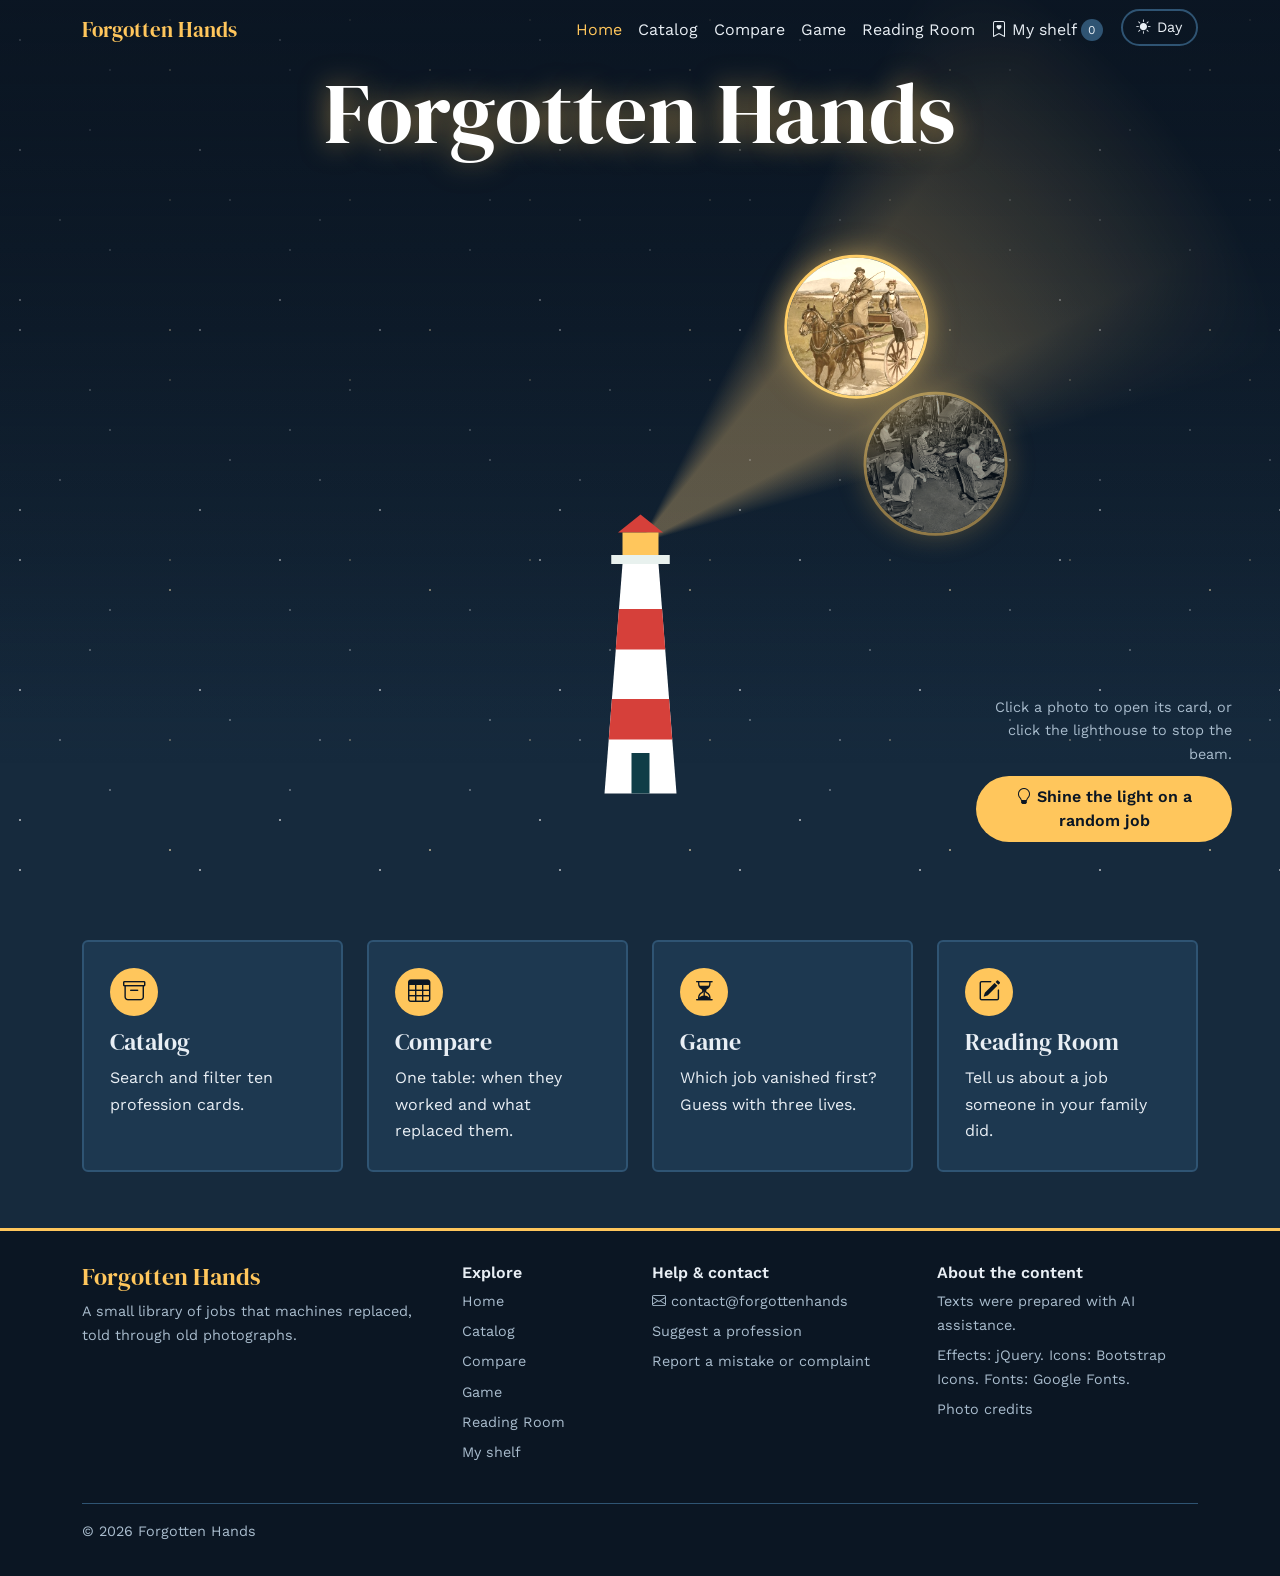
<file: index.html>
<!doctype html>
<html lang="en" data-bs-theme="dark">
  <head>
    <meta charset="UTF-8" />
    <meta name="viewport" content="width=device-width, initial-scale=1" />
    <title>Home | Forgotten Hands</title>
    <link
      href="https://cdn.jsdelivr.net/npm/bootstrap@5.3.3/dist/css/bootstrap.min.css"
      rel="stylesheet"
    />
    <link
      href="https://cdn.jsdelivr.net/npm/bootstrap-icons@1.11.3/font/bootstrap-icons.min.css"
      rel="stylesheet"
    />
    <link
      href="https://fonts.googleapis.com/css2?family=DM+Serif+Display&family=Special+Elite&family=Work+Sans:wght@400;500;600&display=swap"
      rel="stylesheet"
    />
    <script src="js/theme.js"></script>
    <link href="css/style.css" rel="stylesheet" />
    <link href="css/home.css" rel="stylesheet" />
  </head>
  <body>
    <a class="skip-link" href="#main">Skip to content</a>

    <header>
      <nav aria-label="Main navigation" class="navbar navbar-expand-md site-nav nav-over">
        <div class="container">
          <a class="navbar-brand" href="index.html">Forgotten Hands</a>
          <button
            class="navbar-toggler"
            type="button"
            data-bs-toggle="collapse"
            data-bs-target="#menu"
            aria-controls="menu"
            aria-expanded="false"
            aria-label="Toggle menu"
          >
            <span class="navbar-toggler-icon"></span>
          </button>
          <div class="collapse navbar-collapse" id="menu">
            <ul class="navbar-nav ms-auto">
              <li class="nav-item"><a class="nav-link active" href="index.html">Home</a></li>
              <li class="nav-item"><a class="nav-link" href="catalog.html">Catalog</a></li>
              <li class="nav-item"><a class="nav-link" href="compare.html">Compare</a></li>
              <li class="nav-item"><a class="nav-link" href="game.html">Game</a></li>
              <li class="nav-item">
                <a class="nav-link" href="reading-room.html">Reading Room</a>
              </li>
              <li class="nav-item">
                <a class="nav-link nav-shelf" href="shelf.html">
                  <i class="bi bi-bookmark-heart" aria-hidden="true"></i> My shelf
                  <span class="nav-badge" data-shelf-count>0</span><span class="visually-hidden-heading">cards saved</span>
                </a>
              </li>
              <li class="nav-item">
                <button class="theme-toggle" id="theme-toggle" type="button" aria-label="Switch to light mode">
                  <i class="bi bi-sun-fill" aria-hidden="true"></i> <span>Day</span>
                </button>
              </li>
            </ul>
          </div>
        </div>
      </nav>
    </header>

    <main id="main">
      <section class="hero" id="hero" aria-label="Lighthouse beam revealing historical photos">
        <h1 class="hero-title">Forgotten Hands</h1>

        <div class="ring" id="ring"></div>
        <div class="beam"></div>
        <div class="fog" aria-hidden="true"><span class="fog-a"></span><span class="fog-b"></span></div>

        <button
          class="tower-btn"
          id="tower"
          type="button"
          aria-label="Lighthouse: stop the beam on a profession, or start it again"
        >
          <svg viewBox="0 -8 60 128" aria-hidden="true">
            <polygon points="20,2 40,2 30,-6" fill="#d6403a" />
            <rect class="lamp-room" x="22" y="2" width="16" height="10" fill="#ffc65c" />
            <rect x="17" y="12" width="26" height="4" fill="#e8f1ee" />
            <polygon points="22,16 38,16 46,118 14,118" fill="#fff" />
            <polygon points="20.4,36 39.6,36 41,54 19,54" fill="#d6403a" />
            <polygon points="17.3,76 42.7,76 44.1,94 15.9,94" fill="#d6403a" />
            <rect x="26" y="100" width="8" height="18" fill="#0f3d47" />
          </svg>
        </button>

        <div class="hero-actions">
          <p class="hero-hint">Click a photo to open its card, or click the lighthouse to stop the beam.</p>
          <button class="btn btn-lamp" id="random-job" type="button">
            <i class="bi bi-lightbulb" aria-hidden="true"></i>
            Shine the light on a random job
          </button>
        </div>

        <div class="tile-card" id="tile-card" role="status" aria-live="polite"></div>

        <div class="fog-bank" aria-hidden="true"></div>
        <div class="waves"></div>
      </section>
      <section class="section">
        <div class="container">
          <div class="row g-4">
            <div class="col-12 col-sm-6 col-lg-3">
              <a class="door" href="catalog.html"
                ><div class="ico"><i class="bi bi-archive"></i></div>
                <h2 class="h4">Catalog</h2>
                <p class="mb-0">Search and filter ten profession cards.</p></a
              >
            </div>
            <div class="col-12 col-sm-6 col-lg-3">
              <a class="door" href="compare.html"
                ><div class="ico"><i class="bi bi-table"></i></div>
                <h2 class="h4">Compare</h2>
                <p class="mb-0">One table: when they worked and what replaced them.</p></a
              >
            </div>
            <div class="col-12 col-sm-6 col-lg-3">
              <a class="door" href="game.html"
                ><div class="ico"><i class="bi bi-hourglass-split"></i></div>
                <h2 class="h4">Game</h2>
                <p class="mb-0">Which job vanished first? Guess with three lives.</p></a
              >
            </div>
            <div class="col-12 col-sm-6 col-lg-3">
              <a class="door" href="reading-room.html"
                ><div class="ico"><i class="bi bi-pencil-square"></i></div>
                <h2 class="h4">Reading Room</h2>
                <p class="mb-0">Tell us about a job someone in your family did.</p></a
              >
            </div>
          </div>
        </div>
      </section>
    </main>
    <footer>
      <div class="container">
        <div class="row g-4">

          <div class="col-12 col-md-6 col-lg-4">
            <h2 class="footer-title">Forgotten Hands</h2>
            <p>A small library of jobs that machines replaced, told through old photographs.</p>
          </div>

          <div class="col-6 col-md-3 col-lg-2">
            <h2 class="footer-heading">Explore</h2>
            <nav aria-label="Footer navigation">
              <ul class="footer-list">
                <li><a href="index.html">Home</a></li>
                <li><a href="catalog.html">Catalog</a></li>
                <li><a href="compare.html">Compare</a></li>
                <li><a href="game.html">Game</a></li>
                <li><a href="reading-room.html">Reading Room</a></li>
                <li><a href="shelf.html">My shelf</a></li>
              </ul>
            </nav>
          </div>

          <div class="col-6 col-md-3 col-lg-3">
            <h2 class="footer-heading">Help &amp; contact</h2>
            <ul class="footer-list">
              <li>
                <i class="bi bi-envelope"></i>
                <a href="mailto:contact@forgottenhands.example">contact@forgottenhands</a>
              </li>
              <li><a href="reading-room.html">Suggest a profession</a></li>
              <li><a href="reading-room.html">Report a mistake or complaint</a></li>
            </ul>
          </div>

          <div class="col-12 col-lg-3">
            <h2 class="footer-heading">About the content</h2>
            <ul class="footer-list">
              <li>Texts were prepared with AI assistance.</li>
              <li>Effects: jQuery. Icons: Bootstrap Icons. Fonts: Google Fonts.</li>
              <li><a href="catalog.html#credits">Photo credits</a></li>
            </ul>
          </div>
        </div>

        <p class="footer-bottom mb-0">
          &copy; 2026 Forgotten Hands
        </p>
      </div>
    </footer>
    <script src="https://code.jquery.com/jquery-3.7.1.min.js"></script>
    <script src="https://cdn.jsdelivr.net/npm/bootstrap@5.3.3/dist/js/bootstrap.bundle.min.js"></script>
    <script src="js/data.js"></script>
    <script src="js/common.js"></script>
    <script src="js/home.js"></script>
  </body>
</html>
</file>
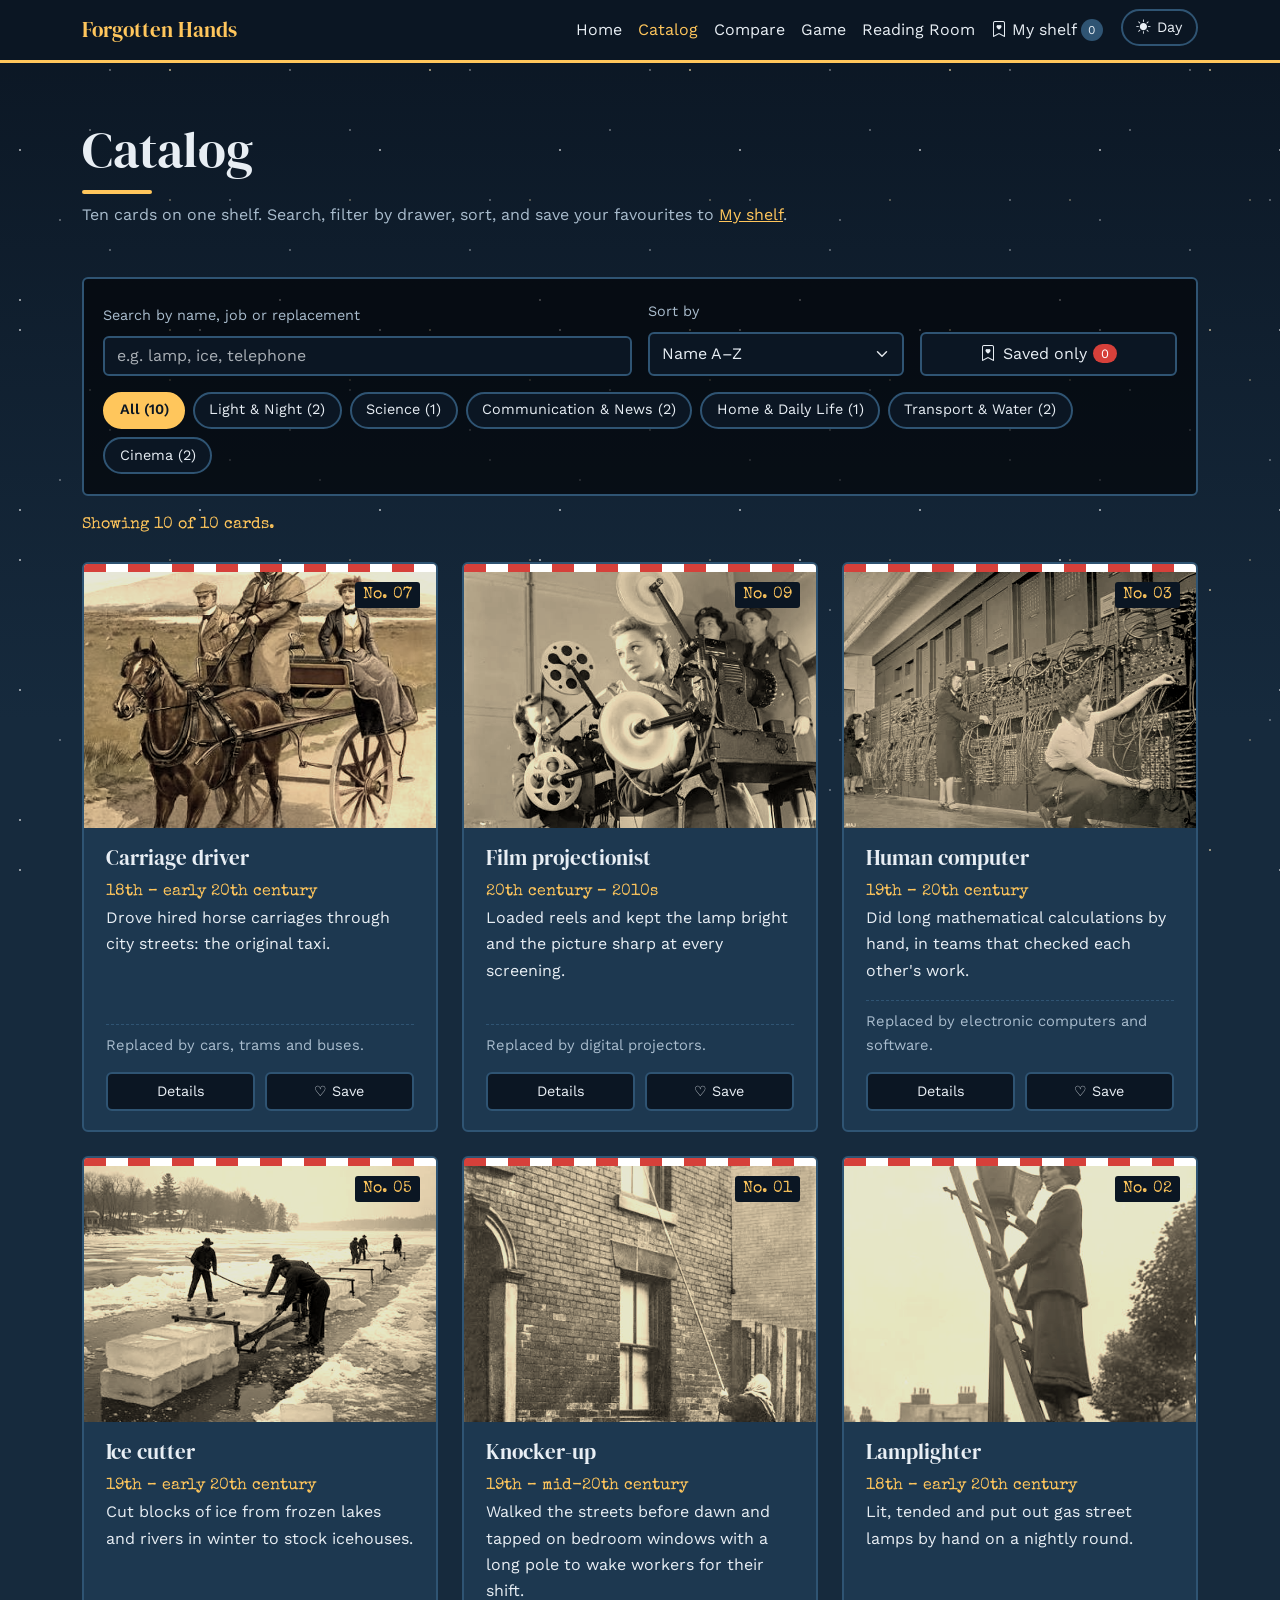
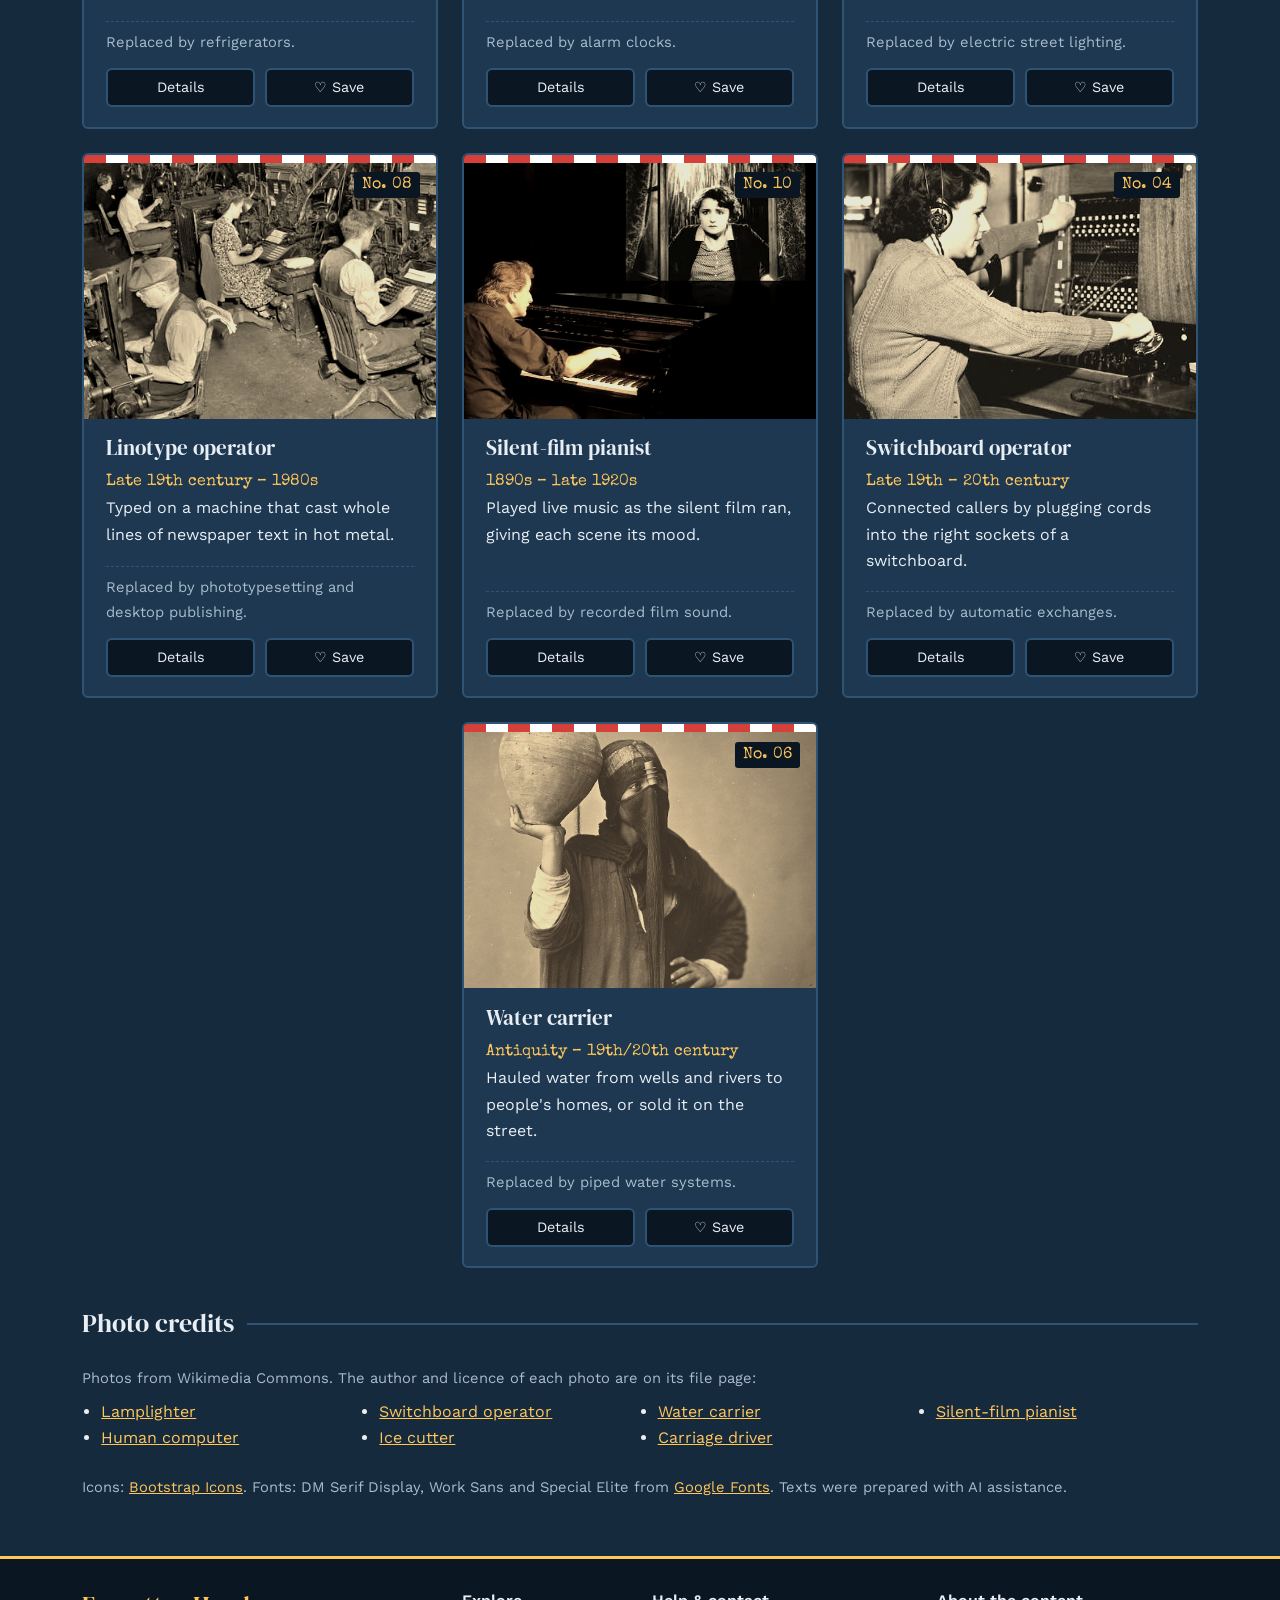
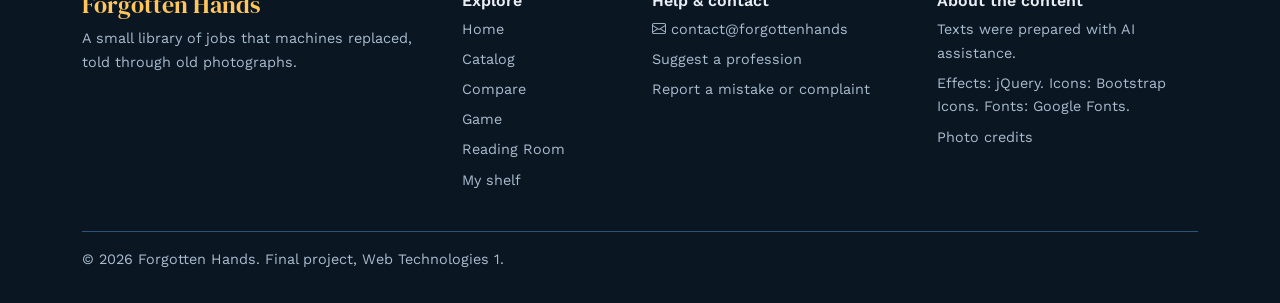
<file: catalog.html>
<!doctype html>
<html lang="en" data-bs-theme="dark">
  <head>
    <meta charset="UTF-8" />
    <meta name="viewport" content="width=device-width, initial-scale=1" />
    <title>Catalog | Forgotten Hands</title>
    <link
      href="https://cdn.jsdelivr.net/npm/bootstrap@5.3.3/dist/css/bootstrap.min.css"
      rel="stylesheet"
    />
    <link
      href="https://cdn.jsdelivr.net/npm/bootstrap-icons@1.11.3/font/bootstrap-icons.min.css"
      rel="stylesheet"
    />
    <link
      href="https://fonts.googleapis.com/css2?family=DM+Serif+Display&family=Special+Elite&family=Work+Sans:wght@400;500;600&display=swap"
      rel="stylesheet"
    />
    <script src="js/theme.js"></script>
    <link href="css/style.css" rel="stylesheet" />
    <link href="css/catalog.css" rel="stylesheet" />
  </head>
  <body>
    <a class="skip-link" href="#main">Skip to content</a>

    <header>
      <nav aria-label="Main navigation" class="navbar navbar-expand-md site-nav">
        <div class="container">
          <a class="navbar-brand" href="index.html">Forgotten Hands</a>
          <button
            class="navbar-toggler"
            type="button"
            data-bs-toggle="collapse"
            data-bs-target="#menu"
            aria-controls="menu"
            aria-expanded="false"
            aria-label="Toggle menu"
          >
            <span class="navbar-toggler-icon"></span>
          </button>
          <div class="collapse navbar-collapse" id="menu">
            <ul class="navbar-nav ms-auto">
              <li class="nav-item"><a class="nav-link" href="index.html">Home</a></li>
              <li class="nav-item"><a class="nav-link active" href="catalog.html">Catalog</a></li>
              <li class="nav-item"><a class="nav-link" href="compare.html">Compare</a></li>
              <li class="nav-item"><a class="nav-link" href="game.html">Game</a></li>
              <li class="nav-item">
                <a class="nav-link" href="reading-room.html">Reading Room</a>
              </li>
              <li class="nav-item">
                <a class="nav-link nav-shelf" href="shelf.html">
                  <i class="bi bi-bookmark-heart" aria-hidden="true"></i> My shelf
                  <span class="nav-badge" data-shelf-count>0</span><span class="visually-hidden-heading">cards saved</span>
                </a>
              </li>
              <li class="nav-item">
                <button class="theme-toggle" id="theme-toggle" type="button" aria-label="Switch to light mode">
                  <i class="bi bi-sun-fill" aria-hidden="true"></i> <span>Day</span>
                </button>
              </li>
            </ul>
          </div>
        </div>
      </nav>
    </header>

    <main id="main">
      <section class="page-head">
        <div class="container">
          <h1>Catalog</h1>
          <p class="mb-0">
            Ten cards on one shelf. Search, filter by drawer, sort, and save your favourites to <a href="shelf.html">My shelf</a>.
          </p>
        </div>
      </section>
      <section class="section pb-0">
        <div class="container">
          <h2 class="visually-hidden-heading">Find a card</h2>
          <form class="toolbar" id="toolbar" role="search" novalidate>
            <div class="row g-3 align-items-end">
              <div class="col-12 col-md-6">
                <label class="form-label" for="search">Search by name, job or replacement</label>
                <input
                  class="form-control"
                  type="search"
                  id="search"
                  placeholder="e.g. lamp, ice, telephone"
                  autocomplete="off"
                />
              </div>
              <div class="col-6 col-md-3">
                <label class="form-label" for="sort">Sort by</label>
                <select class="form-select" id="sort">
                  <option value="name">Name A–Z</option>
                  <option value="early">Vanished first</option>
                  <option value="late">Vanished last</option>
                </select>
              </div>
              <div class="col-6 col-md-3">
                <button class="btn btn-shelf w-100" id="saved-only" type="button">
                  <i class="bi bi-bookmark-heart" aria-hidden="true"></i> Saved only
                  <span class="badge-count" id="saved-count">0</span>
                </button>
              </div>
            </div>
            <fieldset class="chips mt-3">
              <legend class="visually-hidden-heading">Drawer</legend>
              <div id="chips"></div>
            </fieldset>
          </form>
          <p class="result-line" id="result-line" role="status" aria-live="polite"></p>
        </div>
      </section>
      <section class="section pt-0">
        <div class="container">
          <div class="row g-4 justify-content-center" id="grid"></div>
          <div class="empty-state" id="empty" hidden>
            <i class="bi bi-journal-x" aria-hidden="true"></i>
            <h3 id="empty-title">The shelf is empty</h3>
            <p id="empty-text">Try another word or clear the filters.</p>
            <button class="btn btn-lamp" id="reset" type="button">Clear filters</button>
          </div>

          <h2 class="drawer" id="credits">Photo credits</h2>
          <p class="sub border-0">
            Photos from Wikimedia Commons. The author and licence of each photo are on its file
            page:
          </p>
          <ul class="credits">
            <li>
              <a
                href="https://commons.wikimedia.org/wiki/File:Lamplighter_-_about_1903._-_Flickr_-_JFGryphon.jpg"
                target="_blank"
                rel="noopener noreferrer"
                >Lamplighter</a
              >
            </li>
            <li>
              <a
                href="https://commons.wikimedia.org/wiki/File:Mary_Jackson_1979_Portrait_(LRC-1979-B701_P-07085).jpg"
                target="_blank"
                rel="noopener noreferrer"
                >Human computer</a
              >
            </li>
            <li>
              <a
                href="https://commons.wikimedia.org/wiki/File:Telephone_switchboard_operators,_ca_1922_(MOHAI_5108).jpg"
                target="_blank"
                rel="noopener noreferrer"
                >Switchboard operator</a
              >
            </li>
            <li>
              <a
                href="https://commons.wikimedia.org/wiki/File:Ice_cutting_on_the_Neva,_c._1913.jpg"
                target="_blank"
                rel="noopener noreferrer"
                >Ice cutter</a
              >
            </li>
            <li>
              <a
                href="https://commons.wikimedia.org/wiki/File:F%C3%A9lix_Bonfils,_Porteuse_d%27eau_au_Caire_(Water_Carrier_in_Cairo),_c._1870,_NGA_129617.jpg"
                target="_blank"
                rel="noopener noreferrer"
                >Water carrier</a
              >
            </li>
            <li>
              <a
                href="https://commons.wikimedia.org/wiki/File:Horse_drawn_carriage_in_front_of_the_John_J_Sesnon_Company,_Nome,_Alaska,_between_1900_and_1910_(AL%2BCA_6864).jpg"
                target="_blank"
                rel="noopener noreferrer"
                >Carriage driver</a
              >
            </li>
            <li>
              <a
                href="https://commons.wikimedia.org/wiki/File:Silent_film_theater_in_Sherlock_Jr.,_1924.png"
                target="_blank"
                rel="noopener noreferrer"
                >Silent-film pianist</a
              >
            </li>
          </ul>
          <p class="sub border-0 mt-3">
            Icons:
            <a href="https://icons.getbootstrap.com/" target="_blank" rel="noopener noreferrer"
              >Bootstrap Icons</a
            >. Fonts: DM Serif Display, Work Sans and Special Elite from
            <a href="https://fonts.google.com/" target="_blank" rel="noopener noreferrer"
              >Google Fonts</a
            >. Texts were prepared with AI assistance.
          </p>
        </div>
      </section>
    </main>
    <footer>
      <div class="container">
        <div class="row g-4">

          <div class="col-12 col-md-6 col-lg-4">
            <h2 class="footer-title">Forgotten Hands</h2>
            <p>A small library of jobs that machines replaced, told through old photographs.</p>
          </div>

          <div class="col-6 col-md-3 col-lg-2">
            <h2 class="footer-heading">Explore</h2>
            <nav aria-label="Footer navigation">
              <ul class="footer-list">
                <li><a href="index.html">Home</a></li>
                <li><a href="catalog.html">Catalog</a></li>
                <li><a href="compare.html">Compare</a></li>
                <li><a href="game.html">Game</a></li>
                <li><a href="reading-room.html">Reading Room</a></li>
                <li><a href="shelf.html">My shelf</a></li>
              </ul>
            </nav>
          </div>
          <div class="col-6 col-md-3 col-lg-3">
            <h2 class="footer-heading">Help &amp; contact</h2>
            <ul class="footer-list">
              <li>
                <i class="bi bi-envelope"></i>
                <a href="mailto:contact@forgottenhands.example">contact@forgottenhands</a>
              </li>
              <li><a href="reading-room.html">Suggest a profession</a></li>
              <li><a href="reading-room.html">Report a mistake or complaint</a></li>
            </ul>
          </div>

          <div class="col-12 col-lg-3">
            <h2 class="footer-heading">About the content</h2>
            <ul class="footer-list">
              <li>Texts were prepared with AI assistance.</li>
              <li>Effects: jQuery. Icons: Bootstrap Icons. Fonts: Google Fonts.</li>
              <li><a href="catalog.html#credits">Photo credits</a></li>
            </ul>
          </div>
        </div>

        <p class="footer-bottom mb-0">
          &copy; 2026 Forgotten Hands. Final project, Web Technologies 1.
        </p>
      </div>
    </footer>
    <script src="https://code.jquery.com/jquery-3.7.1.min.js"></script>
    <script src="https://cdn.jsdelivr.net/npm/bootstrap@5.3.3/dist/js/bootstrap.bundle.min.js"></script>
    <script src="js/data.js"></script>
    <script src="js/common.js"></script>
    <script src="js/catalog.js"></script>
  </body>
</html>
</file>
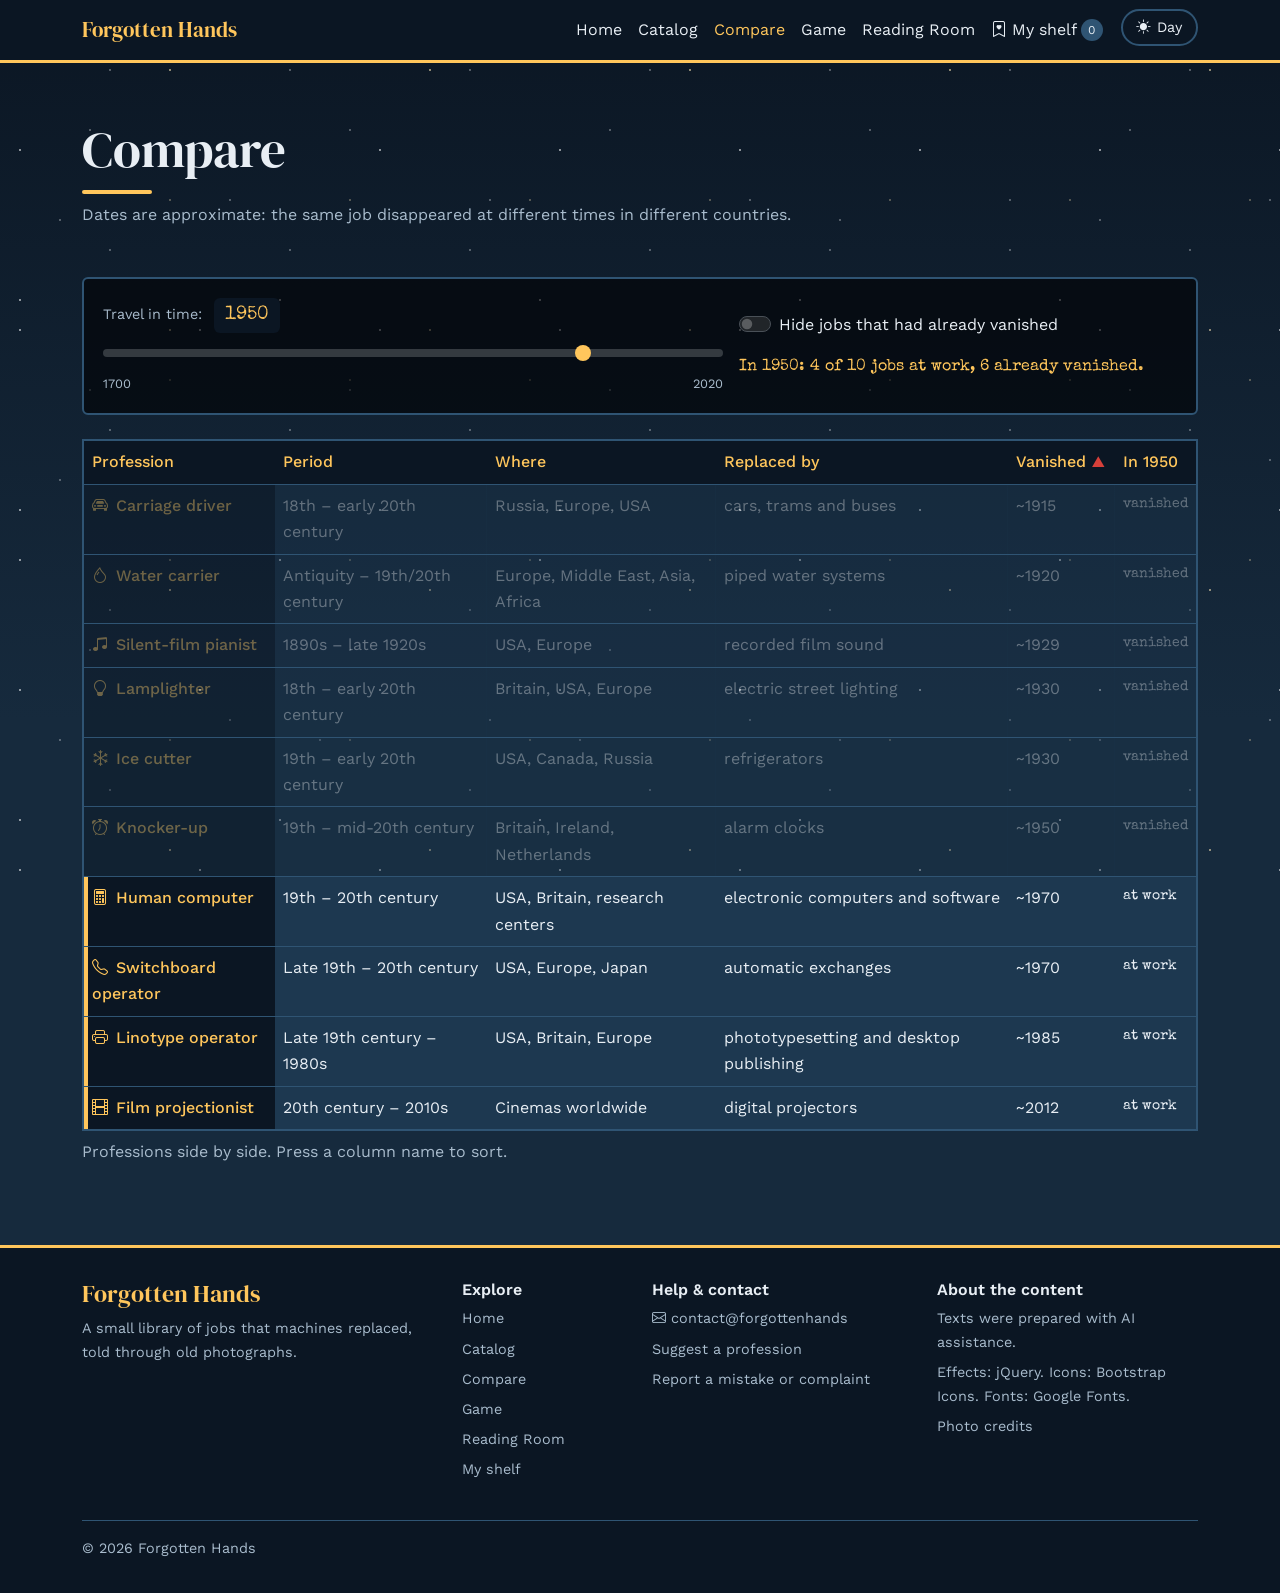
<file: compare.html>
<!doctype html>
<html lang="en" data-bs-theme="dark">
  <head>
    <meta charset="UTF-8" />
    <meta name="viewport" content="width=device-width, initial-scale=1" />
    <title>Compare | Forgotten Hands</title>
    <link
      href="https://cdn.jsdelivr.net/npm/bootstrap@5.3.3/dist/css/bootstrap.min.css"
      rel="stylesheet"
    />
    <link
      href="https://cdn.jsdelivr.net/npm/bootstrap-icons@1.11.3/font/bootstrap-icons.min.css"
      rel="stylesheet"
    />
    <link
      href="https://fonts.googleapis.com/css2?family=DM+Serif+Display&family=Special+Elite&family=Work+Sans:wght@400;500;600&display=swap"
      rel="stylesheet"
    />
    <script src="js/theme.js"></script>
    <link href="css/style.css" rel="stylesheet" />
    <link href="css/catalog.css" rel="stylesheet" />
    <link href="css/compare.css" rel="stylesheet" />
  </head>
  <body>
    <a class="skip-link" href="#main">Skip to content</a>

    <header>
      <nav aria-label="Main navigation" class="navbar navbar-expand-md site-nav">
        <div class="container">
          <a class="navbar-brand" href="index.html">Forgotten Hands</a>
          <button
            class="navbar-toggler"
            type="button"
            data-bs-toggle="collapse"
            data-bs-target="#menu"
            aria-controls="menu"
            aria-expanded="false"
            aria-label="Toggle menu"
          >
            <span class="navbar-toggler-icon"></span>
          </button>
          <div class="collapse navbar-collapse" id="menu">
            <ul class="navbar-nav ms-auto">
              <li class="nav-item"><a class="nav-link" href="index.html">Home</a></li>
              <li class="nav-item"><a class="nav-link" href="catalog.html">Catalog</a></li>
              <li class="nav-item"><a class="nav-link active" href="compare.html">Compare</a></li>
              <li class="nav-item"><a class="nav-link" href="game.html">Game</a></li>
              <li class="nav-item">
                <a class="nav-link" href="reading-room.html">Reading Room</a>
              </li>
              <li class="nav-item">
                <a class="nav-link nav-shelf" href="shelf.html">
                  <i class="bi bi-bookmark-heart" aria-hidden="true"></i> My shelf
                  <span class="nav-badge" data-shelf-count>0</span><span class="visually-hidden-heading">cards saved</span>
                </a>
              </li>
              <li class="nav-item">
                <button class="theme-toggle" id="theme-toggle" type="button" aria-label="Switch to light mode">
                  <i class="bi bi-sun-fill" aria-hidden="true"></i> <span>Day</span>
                </button>
              </li>
            </ul>
          </div>
        </div>
      </nav>
    </header>

    <main id="main">
      <section class="page-head">
        <div class="container">
          <h1>Compare</h1>
          <p class="mb-0">
            Dates are approximate: the same job disappeared at different times in different
            countries.
          </p>
        </div>
      </section>
      <section class="section">
        <div class="container">
          <h2 class="visually-hidden-heading">Controls</h2>
          <div class="toolbar compare-tools">
            <div class="row g-3 align-items-center">
              <div class="col-12 col-lg-7">
                <label class="form-label" for="year">
                  Travel in time: <output id="year-out" class="year-out">1950</output>
                </label>
                <input class="form-range" type="range" id="year" min="1700" max="2020" step="5" value="1950" />
                <div class="range-ends" aria-hidden="true"><span>1700</span><span>2020</span></div>
              </div>
              <div class="col-12 col-lg-5">
                <div class="form-check form-switch">
                  <input class="form-check-input" type="checkbox" role="switch" id="only-alive" />
                  <label class="form-check-label" for="only-alive">Hide jobs that had already vanished</label>
                </div>
                <p class="result-line mb-0" id="compare-stats" role="status" aria-live="polite"></p>
              </div>
            </div>
          </div>

          <div class="table-responsive mt-4">
            <table class="table table-sea" id="compare-table">
              <caption>
                Professions side by side. Press a column name to sort.
              </caption>
              <thead>
                <tr id="head-row"></tr>
              </thead>
              <tbody id="compare-body"></tbody>
            </table>
          </div>
          <div class="empty-state" id="compare-empty" hidden>
            <i class="bi bi-hourglass-bottom" aria-hidden="true"></i>
            <h3>Nothing is left</h3>
            <p>By this year every job on the shelf had vanished. Move the slider back.</p>
          </div>
        </div>
      </section>
    </main>

    <footer>
      <div class="container">
        <div class="row g-4">

          <div class="col-12 col-md-6 col-lg-4">
            <h2 class="footer-title">Forgotten Hands</h2>
            <p>A small library of jobs that machines replaced, told through old photographs.</p>
          </div>

          <div class="col-6 col-md-3 col-lg-2">
            <h2 class="footer-heading">Explore</h2>
            <nav aria-label="Footer navigation">
              <ul class="footer-list">
                <li><a href="index.html">Home</a></li>
                <li><a href="catalog.html">Catalog</a></li>
                <li><a href="compare.html">Compare</a></li>
                <li><a href="game.html">Game</a></li>
                <li><a href="reading-room.html">Reading Room</a></li>
                <li><a href="shelf.html">My shelf</a></li>
              </ul>
            </nav>
          </div>

          <div class="col-6 col-md-3 col-lg-3">
            <h2 class="footer-heading">Help &amp; contact</h2>
            <ul class="footer-list">
              <li>
                <i class="bi bi-envelope"></i>
                <a href="mailto:contact@forgottenhands.example">contact@forgottenhands</a>
              </li>
              <li><a href="reading-room.html">Suggest a profession</a></li>
              <li><a href="reading-room.html">Report a mistake or complaint</a></li>
            </ul>
          </div>

          <div class="col-12 col-lg-3">
            <h2 class="footer-heading">About the content</h2>
            <ul class="footer-list">
              <li>Texts were prepared with AI assistance.</li>
              <li>Effects: jQuery. Icons: Bootstrap Icons. Fonts: Google Fonts.</li>
              <li><a href="catalog.html#credits">Photo credits</a></li>
            </ul>
          </div>
        </div>

        <p class="footer-bottom mb-0">
          &copy; 2026 Forgotten Hands
        </p>
      </div>
    </footer>
    <script src="https://code.jquery.com/jquery-3.7.1.min.js"></script>
    <script src="https://cdn.jsdelivr.net/npm/bootstrap@5.3.3/dist/js/bootstrap.bundle.min.js"></script>
    <script src="js/data.js"></script>
    <script src="js/common.js"></script>
    <script src="js/compare.js"></script>
  </body>
</html>
</file>
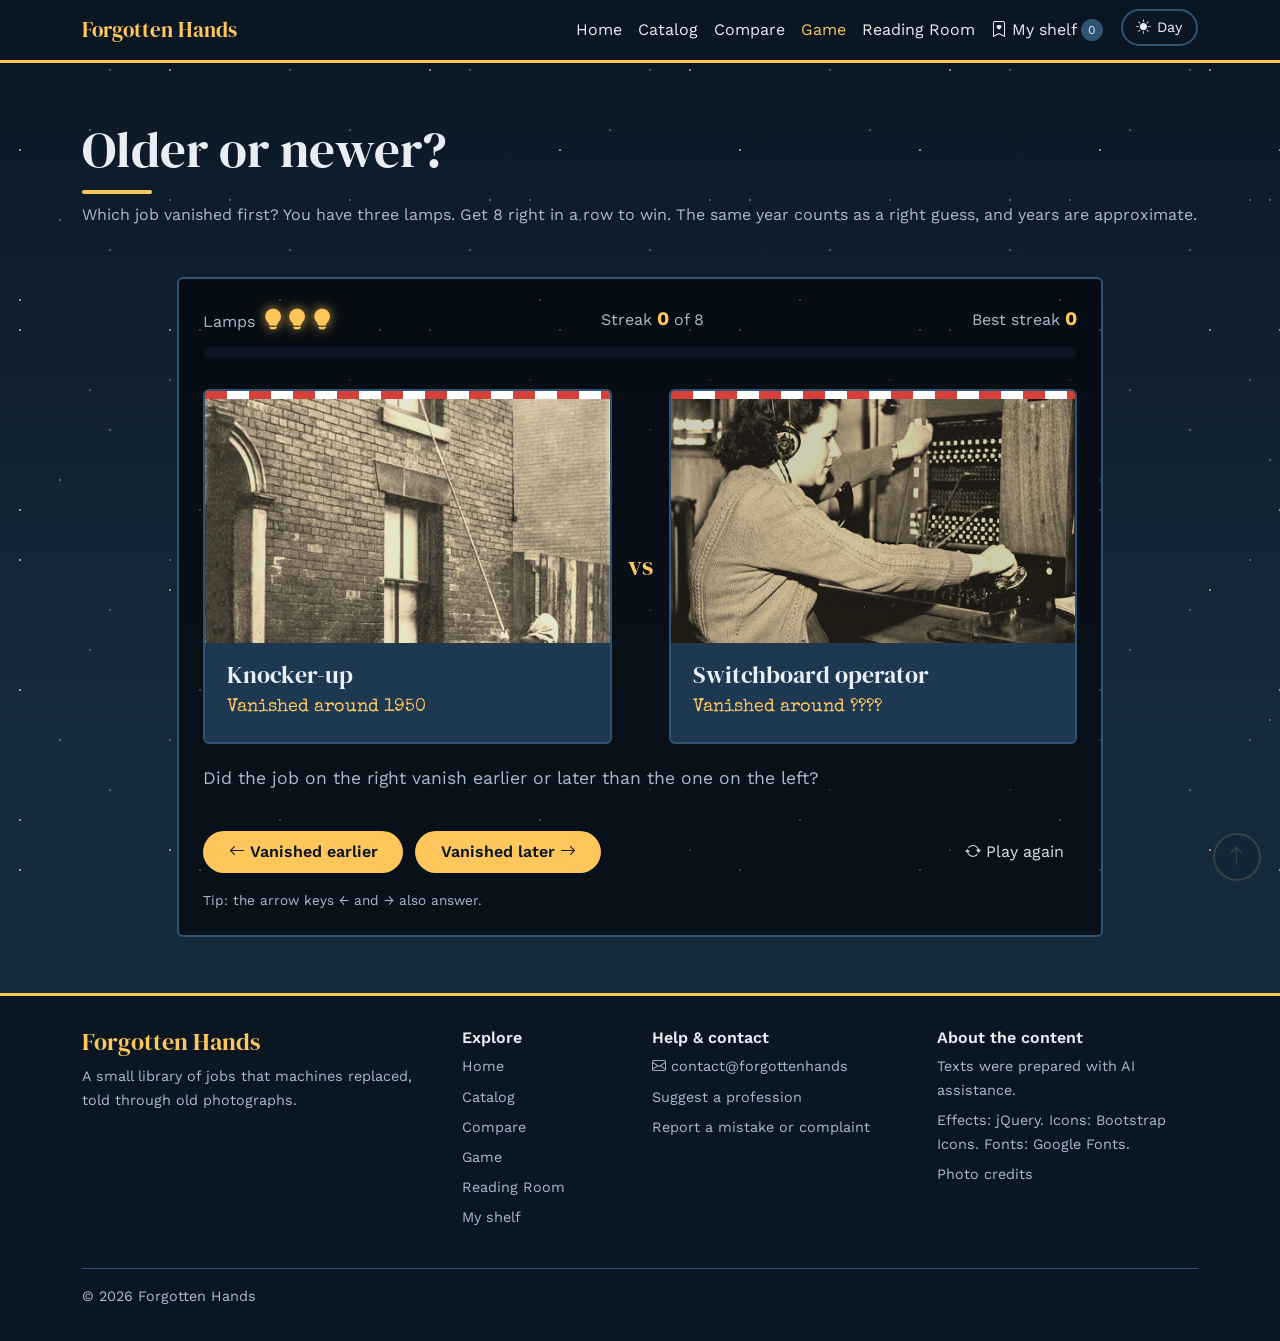
<file: game.html>
<!doctype html>
<html lang="en" data-bs-theme="dark">
  <head>
    <meta charset="UTF-8" />
    <meta name="viewport" content="width=device-width, initial-scale=1" />
    <title>Game | Forgotten Hands</title>
    <link
      href="https://cdn.jsdelivr.net/npm/bootstrap@5.3.3/dist/css/bootstrap.min.css"
      rel="stylesheet"
    />
    <link
      href="https://cdn.jsdelivr.net/npm/bootstrap-icons@1.11.3/font/bootstrap-icons.min.css"
      rel="stylesheet"
    />
    <link
      href="https://fonts.googleapis.com/css2?family=DM+Serif+Display&family=Special+Elite&family=Work+Sans:wght@400;500;600&display=swap"
      rel="stylesheet"
    />
    <script src="js/theme.js"></script>
    <link href="css/style.css" rel="stylesheet" />
    <link href="css/game.css" rel="stylesheet" />
  </head>
  <body>
    <a class="skip-link" href="#main">Skip to content</a>

    <header>
      <nav aria-label="Main navigation" class="navbar navbar-expand-md site-nav">
        <div class="container">
          <a class="navbar-brand" href="index.html">Forgotten Hands</a>
          <button
            class="navbar-toggler"
            type="button"
            data-bs-toggle="collapse"
            data-bs-target="#menu"
            aria-controls="menu"
            aria-expanded="false"
            aria-label="Toggle menu"
          >
            <span class="navbar-toggler-icon"></span>
          </button>
          <div class="collapse navbar-collapse" id="menu">
            <ul class="navbar-nav ms-auto">
              <li class="nav-item"><a class="nav-link" href="index.html">Home</a></li>
              <li class="nav-item"><a class="nav-link" href="catalog.html">Catalog</a></li>
              <li class="nav-item"><a class="nav-link" href="compare.html">Compare</a></li>
              <li class="nav-item"><a class="nav-link active" href="game.html" aria-current="page">Game</a></li>
              <li class="nav-item">
                <a class="nav-link" href="reading-room.html">Reading Room</a>
              </li>
              <li class="nav-item">
                <a class="nav-link nav-shelf" href="shelf.html">
                  <i class="bi bi-bookmark-heart" aria-hidden="true"></i> My shelf
                  <span class="nav-badge" data-shelf-count>0</span><span class="visually-hidden-heading">cards saved</span>
                </a>
              </li>
              <li class="nav-item">
                <button class="theme-toggle" id="theme-toggle" type="button" aria-label="Switch to light mode">
                  <i class="bi bi-sun-fill" aria-hidden="true"></i> <span>Day</span>
                </button>
              </li>
            </ul>
          </div>
        </div>
      </nav>
    </header>

    <main id="main">
      <section class="page-head">
        <div class="container">
          <h1>Older or newer?</h1>
          <p class="mb-0 game-intro">
            Which job vanished first? You have three lamps. Get 8 right in a row to win. The same
            year counts as a right guess, and years are approximate.
          </p>
        </div>
      </section>
      <section class="section">
        <div class="container">
          <div class="row justify-content-center">
            <div class="col-12 col-xl-10">
              <div class="game" id="game-panel">
                <div class="game-stats">
                  <p class="mb-0">Lamps <span class="lamps" id="lives"></span></p>
                  <p class="mb-0">Streak <strong id="streak"></strong> of <span id="goal"></span></p>
                  <p class="mb-0">Best streak <strong id="best"></strong></p>
                </div>
                <progress class="game-progress" id="progress" value="0" max="8" aria-label="Progress to the win"></progress>

                <div class="game-cards" id="game-cards">
                  <article class="file game-card" id="card-cur">
                    <div class="photo" id="cur-photo"></div>
                    <h2 class="h4" id="cur-name"></h2>
                    <p class="era mb-0" id="cur-year"></p>
                  </article>
                  <div class="game-vs" aria-hidden="true">vs</div>
                  <article class="file game-card" id="card-next">
                    <div class="photo" id="next-photo"></div>
                    <h2 class="h4" id="next-name"></h2>
                    <p class="era mb-0" id="next-year"></p>
                  </article>
                </div>

                <p class="game-message" id="message" role="status" aria-live="polite"></p>

                <div class="game-choices" id="choices">
                  <button class="btn btn-lamp" type="button" data-choice="earlier">
                    <i class="bi bi-arrow-left" aria-hidden="true"></i> Vanished earlier
                  </button>
                  <button class="btn btn-lamp" type="button" data-choice="later">
                    Vanished later <i class="bi bi-arrow-right" aria-hidden="true"></i>
                  </button>
                  <button class="btn btn-shelf ms-md-auto" id="restart" type="button">
                    <i class="bi bi-arrow-repeat" aria-hidden="true"></i> Play again
                  </button>
                </div>
                <p class="game-tip mb-0">Tip: the arrow keys ← and → also answer.</p>
              </div>
            </div>
          </div>
        </div>
      </section>
    </main>
    <footer>
      <div class="container">
        <div class="row g-4">

          <div class="col-12 col-md-6 col-lg-4">
            <h2 class="footer-title">Forgotten Hands</h2>
            <p>A small library of jobs that machines replaced, told through old photographs.</p>
          </div>

          <div class="col-6 col-md-3 col-lg-2">
            <h2 class="footer-heading">Explore</h2>
            <nav aria-label="Footer navigation">
              <ul class="footer-list">
                <li><a href="index.html">Home</a></li>
                <li><a href="catalog.html">Catalog</a></li>
                <li><a href="compare.html">Compare</a></li>
                <li><a href="game.html">Game</a></li>
                <li><a href="reading-room.html">Reading Room</a></li>
                <li><a href="shelf.html">My shelf</a></li>
              </ul>
            </nav>
          </div>

          <div class="col-6 col-md-3 col-lg-3">
            <h2 class="footer-heading">Help &amp; contact</h2>
            <ul class="footer-list">
              <li>
                <i class="bi bi-envelope"></i>
                <a href="mailto:contact@forgottenhands.example">contact@forgottenhands</a>
              </li>
              <li><a href="reading-room.html">Suggest a profession</a></li>
              <li><a href="reading-room.html">Report a mistake or complaint</a></li>
            </ul>
          </div>

          <div class="col-12 col-lg-3">
            <h2 class="footer-heading">About the content</h2>
            <ul class="footer-list">
              <li>Texts were prepared with AI assistance.</li>
              <li>Effects: jQuery. Icons: Bootstrap Icons. Fonts: Google Fonts.</li>
              <li><a href="catalog.html#credits">Photo credits</a></li>
            </ul>
          </div>
        </div>

        <p class="footer-bottom mb-0">
          &copy; 2026 Forgotten Hands
        </p>
      </div>
    </footer>
    <script src="https://code.jquery.com/jquery-3.7.1.min.js"></script>
    <script src="https://cdn.jsdelivr.net/npm/bootstrap@5.3.3/dist/js/bootstrap.bundle.min.js"></script>
    <script src="js/data.js"></script>
    <script src="js/common.js"></script>
    <script src="js/game.js"></script>
  </body>
</html>
</file>
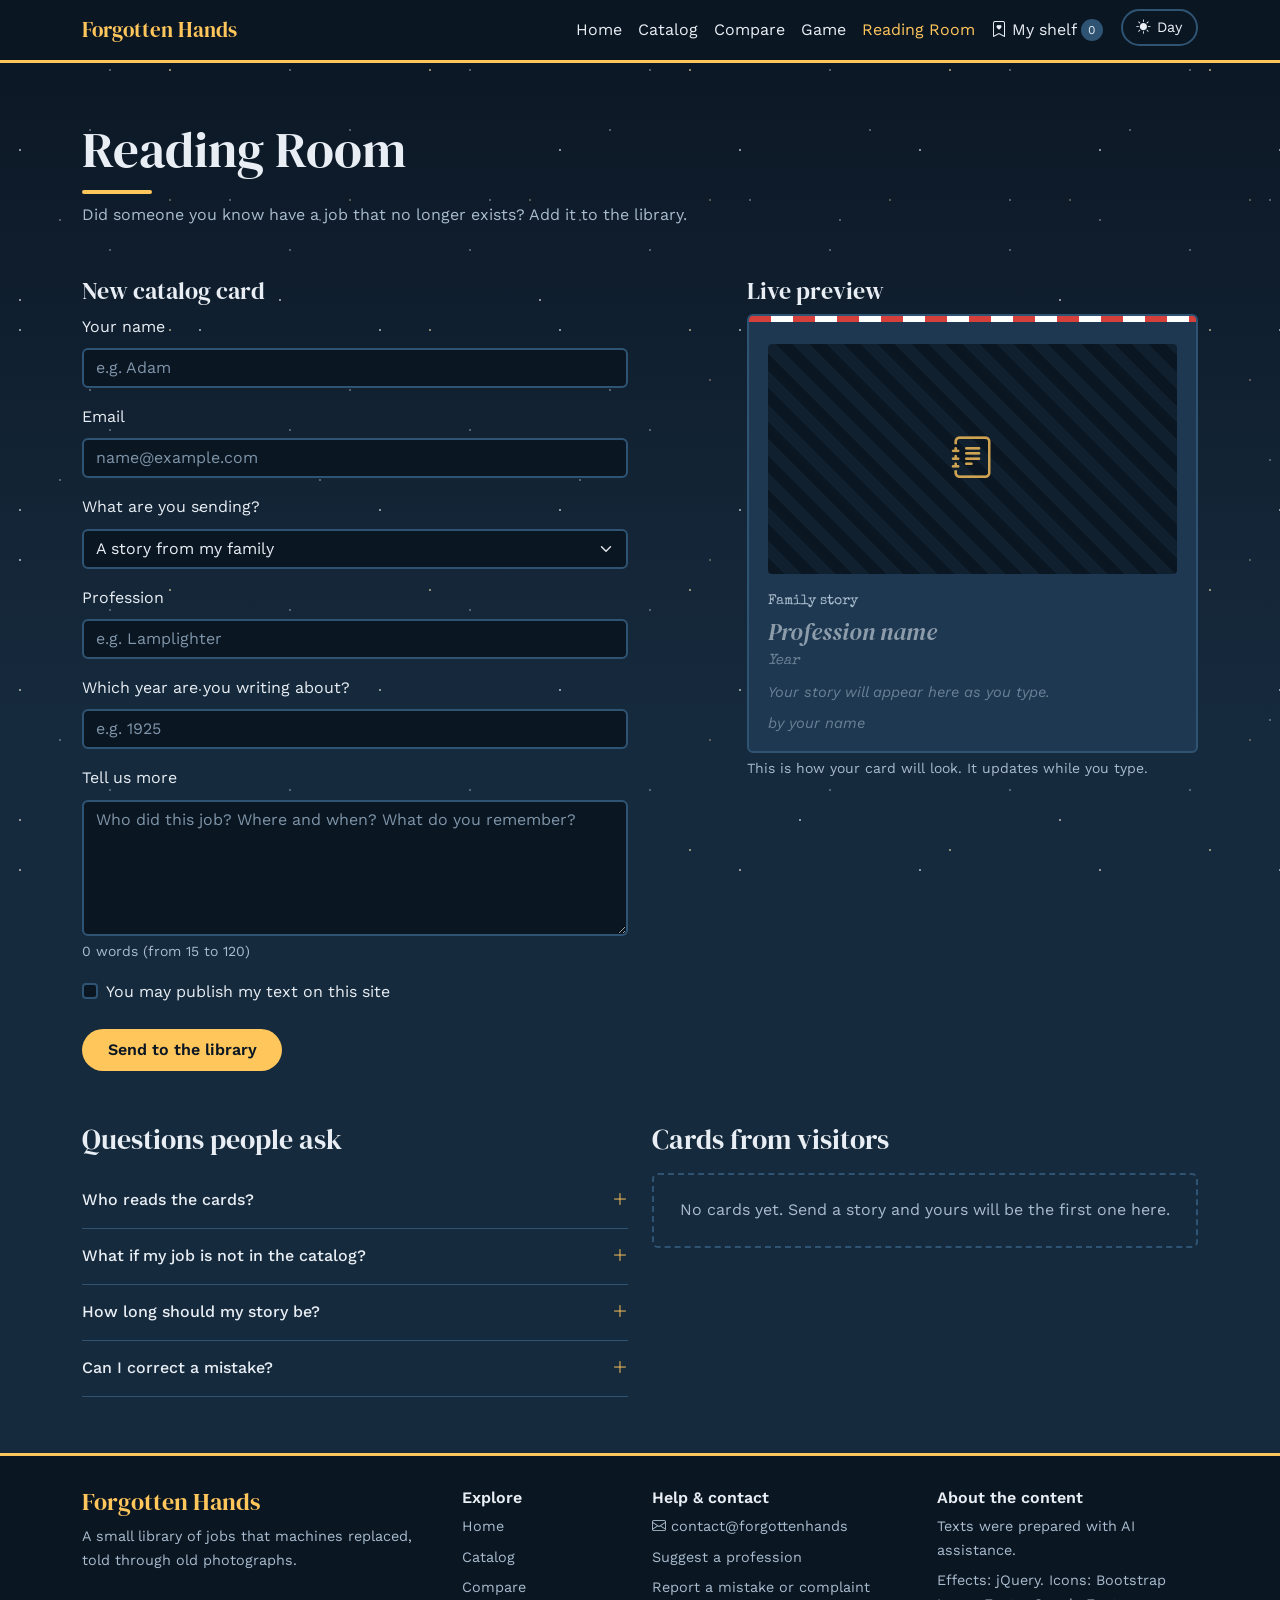
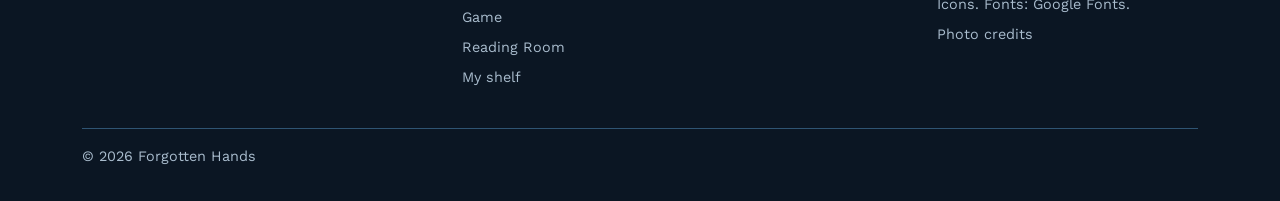
<file: reading-room.html>
<!doctype html>
<html lang="en" data-bs-theme="dark">
  <head>
    <meta charset="UTF-8" />
    <meta name="viewport" content="width=device-width, initial-scale=1" />
    <title>Reading Room | Forgotten Hands</title>
    <link
      href="https://cdn.jsdelivr.net/npm/bootstrap@5.3.3/dist/css/bootstrap.min.css"
      rel="stylesheet"
    />
    <link
      href="https://cdn.jsdelivr.net/npm/bootstrap-icons@1.11.3/font/bootstrap-icons.min.css"
      rel="stylesheet"
    />
    <link
      href="https://fonts.googleapis.com/css2?family=DM+Serif+Display&family=Special+Elite&family=Work+Sans:wght@400;500;600&display=swap"
      rel="stylesheet"
    />
    <script src="js/theme.js"></script>
    <link href="css/style.css" rel="stylesheet" />
    <link href="css/catalog.css" rel="stylesheet" />
    <link href="css/form.css" rel="stylesheet" />
  </head>
  <body>
    <a class="skip-link" href="#main">Skip to content</a>

    <header>
      <nav aria-label="Main navigation" class="navbar navbar-expand-md site-nav">
        <div class="container">
          <a class="navbar-brand" href="index.html">Forgotten Hands</a>
          <button
            class="navbar-toggler"
            type="button"
            data-bs-toggle="collapse"
            data-bs-target="#menu"
            aria-controls="menu"
            aria-expanded="false"
            aria-label="Toggle menu"
          >
            <span class="navbar-toggler-icon"></span>
          </button>
          <div class="collapse navbar-collapse" id="menu">
            <ul class="navbar-nav ms-auto">
              <li class="nav-item"><a class="nav-link" href="index.html">Home</a></li>
              <li class="nav-item"><a class="nav-link" href="catalog.html">Catalog</a></li>
              <li class="nav-item"><a class="nav-link" href="compare.html">Compare</a></li>
              <li class="nav-item"><a class="nav-link" href="game.html">Game</a></li>
              <li class="nav-item">
                <a class="nav-link active" href="reading-room.html">Reading Room</a>
              </li>
              <li class="nav-item">
                <a class="nav-link nav-shelf" href="shelf.html">
                  <i class="bi bi-bookmark-heart" aria-hidden="true"></i> My shelf
                  <span class="nav-badge" data-shelf-count>0</span><span class="visually-hidden-heading">cards saved</span>
                </a>
              </li>
              <li class="nav-item">
                <button class="theme-toggle" id="theme-toggle" type="button" aria-label="Switch to light mode">
                  <i class="bi bi-sun-fill" aria-hidden="true"></i> <span>Day</span>
                </button>
              </li>
            </ul>
          </div>
        </div>
      </nav>
    </header>
    <main id="main">
      <section class="page-head">
        <div class="container">
          <h1>Reading Room</h1>
          <p class="mb-0">
            Did someone you know have a job that no longer exists? Add it to the library.
          </p>
        </div>
      </section>
      <section class="section">
        <div class="container">
          <div class="row g-4">
            <div class="col-12 col-lg-6">
              <div class="success-box" id="success" role="status" tabindex="-1"></div>
              <form id="story-form" novalidate>
                <fieldset>
                  <legend class="h4">New catalog card</legend>
                  <div class="mb-3">
                    <label class="form-label" for="name">Your name</label>
                    <input class="form-control" type="text" id="name" name="name" placeholder="e.g. Adam" autocomplete="name" aria-describedby="name-error" />
                    <div class="invalid-feedback" id="name-error"></div>
                  </div>
                  <div class="mb-3">
                    <label class="form-label" for="email">Email</label>
                    <input class="form-control" type="email" id="email" name="email" placeholder="name@example.com" autocomplete="email" aria-describedby="email-error" />
                    <div class="invalid-feedback" id="email-error"></div>
                  </div>
                  <div class="mb-3">
                    <label class="form-label" for="kind">What are you sending?</label>
                    <select class="form-select" id="kind" name="kind"><option value="story">A story from my family</option><option value="new">A new profession for the catalog</option><option value="fix">A correction</option></select>
                    <div class="invalid-feedback" id="kind-error"></div>
                  </div>
                  <div class="mb-3">
                    <label class="form-label" for="job">Profession</label>
                    <input class="form-control" type="text" id="job" name="job" list="job-list" placeholder="e.g. Lamplighter" autocomplete="off" aria-describedby="job-error" /><datalist id="job-list"></datalist>
                    <div class="invalid-feedback" id="job-error"></div>
                  </div>
                  <div class="mb-3">
                    <label class="form-label" for="year">Which year are you writing about?</label>
                    <input class="form-control" type="number" id="year" name="year" inputmode="numeric" placeholder="e.g. 1925" aria-describedby="year-error" />
                    <div class="invalid-feedback" id="year-error"></div>
                  </div>
                  <div class="mb-3">
                    <label class="form-label" for="story">Tell us more</label>
                    <textarea class="form-control" id="story" name="story" rows="5" placeholder="Who did this job? Where and when? What do you remember?" aria-describedby="story-error story-count"></textarea>
                    <div class="invalid-feedback" id="story-error"></div>
                    <div class="form-text" id="story-count"></div>
                  </div>
                  <div class="form-check mb-4">
                    <input class="form-check-input" type="checkbox" id="consent" name="consent" aria-describedby="consent-error" />
                    <label class="form-check-label" for="consent">You may publish my text on this site</label>
                    <div class="invalid-feedback" id="consent-error"></div>
                  </div>
                  <button class="btn btn-lamp" type="submit">Send to the library</button>
                </fieldset>
              </form>
            </div>
            <div class="col-12 col-lg-5 offset-lg-1">
              <aside class="preview-wrap" aria-labelledby="preview-title">
                <h2 class="h4" id="preview-title">Live preview</h2>
                <article class="visitor-card preview-card">
                  <div class="photo preview-photo" id="pv-photo"></div>
                  <p class="era mb-1" id="pv-kind"></p>
                  <h3 id="pv-job"></h3>
                  <p class="era" id="pv-year"></p>
                  <p id="pv-story"></p>
                  <p id="pv-name"></p>
                </article>
                <p class="form-text">This is how your card will look. It updates while you type.</p>
              </aside>
            </div>
          </div>

          <div class="row g-4 gy-5 mt-1">
            <div class="col-12 col-lg-6">
              <h2 class="h3 section-title">Questions people ask</h2>
              <div class="faq" id="faq"></div>
            </div>
            <div class="col-12 col-lg-6">
              <div class="d-flex justify-content-between align-items-center flex-wrap gap-2">
                <h2 class="h3 section-title mb-0">Cards from visitors</h2>
                <button class="btn btn-shelf btn-sm" id="clear-cards" type="button" hidden>Clear my cards</button>
              </div>
              <div id="cards-list" class="cards-list mt-3"></div>
            </div>
          </div>
        </div>
      </section>
    </main>
    <footer>
      <div class="container">
        <div class="row g-4">

          <div class="col-12 col-md-6 col-lg-4">
            <h2 class="footer-title">Forgotten Hands</h2>
            <p>A small library of jobs that machines replaced, told through old photographs.</p>
          </div>

          <div class="col-6 col-md-3 col-lg-2">
            <h2 class="footer-heading">Explore</h2>
            <nav aria-label="Footer navigation">
              <ul class="footer-list">
                <li><a href="index.html">Home</a></li>
                <li><a href="catalog.html">Catalog</a></li>
                <li><a href="compare.html">Compare</a></li>
                <li><a href="game.html">Game</a></li>
                <li><a href="reading-room.html">Reading Room</a></li>
                <li><a href="shelf.html">My shelf</a></li>
              </ul>
            </nav>
          </div>

          <div class="col-6 col-md-3 col-lg-3">
            <h2 class="footer-heading">Help &amp; contact</h2>
            <ul class="footer-list">
              <li>
                <i class="bi bi-envelope"></i>
                <a href="mailto:contact@forgottenhands.example">contact@forgottenhands</a>
              </li>
              <li><a href="reading-room.html">Suggest a profession</a></li>
              <li><a href="reading-room.html">Report a mistake or complaint</a></li>
            </ul>
          </div>

          <div class="col-12 col-lg-3">
            <h2 class="footer-heading">About the content</h2>
            <ul class="footer-list">
              <li>Texts were prepared with AI assistance.</li>
              <li>Effects: jQuery. Icons: Bootstrap Icons. Fonts: Google Fonts.</li>
              <li><a href="catalog.html#credits">Photo credits</a></li>
            </ul>
          </div>
        </div>

        <p class="footer-bottom mb-0">
          &copy; 2026 Forgotten Hands
        </p>
      </div>
    </footer>
    <script src="https://code.jquery.com/jquery-3.7.1.min.js"></script>
    <script src="https://cdn.jsdelivr.net/npm/bootstrap@5.3.3/dist/js/bootstrap.bundle.min.js"></script>
    <script src="js/data.js"></script>
    <script src="js/common.js"></script>
    <script src="js/form.js"></script>
  </body>
</html>
</file>
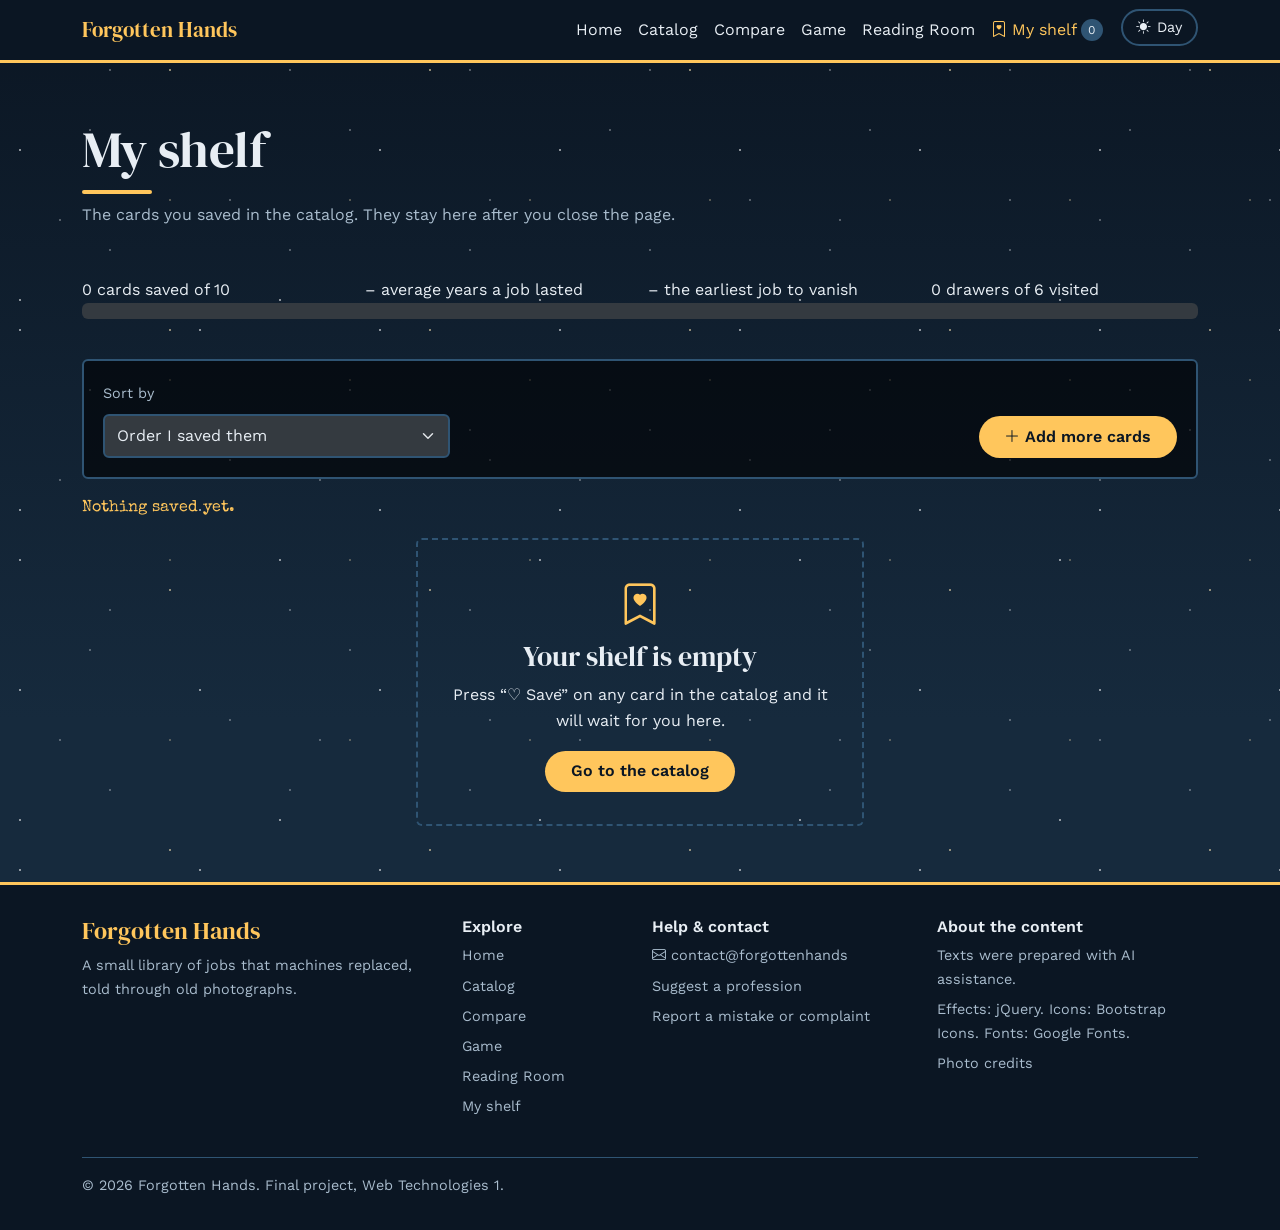
<file: shelf.html>
<!doctype html>
<html lang="en" data-bs-theme="dark">
  <head>
    <meta charset="UTF-8" />
    <meta name="viewport" content="width=device-width, initial-scale=1" />
    <title>My shelf | Forgotten Hands</title>
    <link
      href="https://cdn.jsdelivr.net/npm/bootstrap@5.3.3/dist/css/bootstrap.min.css"
      rel="stylesheet"
    />
    <link
      href="https://cdn.jsdelivr.net/npm/bootstrap-icons@1.11.3/font/bootstrap-icons.min.css"
      rel="stylesheet"
    />
    <link
      href="https://fonts.googleapis.com/css2?family=DM+Serif+Display&family=Special+Elite&family=Work+Sans:wght@400;500;600&display=swap"
      rel="stylesheet"
    />
    <script src="js/theme.js"></script>
    <link href="css/style.css" rel="stylesheet" />
    <link href="css/catalog.css" rel="stylesheet" />
    <link href="css/shelf.css" rel="stylesheet" />
  </head>
  <body>
    <a class="skip-link" href="#main">Skip to content</a>

    <header>
      <nav aria-label="Main navigation" class="navbar navbar-expand-md site-nav">
        <div class="container">
          <a class="navbar-brand" href="index.html">Forgotten Hands</a>
          <button
            class="navbar-toggler"
            type="button"
            data-bs-toggle="collapse"
            data-bs-target="#menu"
            aria-controls="menu"
            aria-expanded="false"
            aria-label="Toggle menu"
          >
            <span class="navbar-toggler-icon"></span>
          </button>
          <div class="collapse navbar-collapse" id="menu">
            <ul class="navbar-nav ms-auto">
              <li class="nav-item"><a class="nav-link" href="index.html">Home</a></li>
              <li class="nav-item"><a class="nav-link" href="catalog.html">Catalog</a></li>
              <li class="nav-item"><a class="nav-link" href="compare.html">Compare</a></li>
              <li class="nav-item"><a class="nav-link" href="game.html">Game</a></li>
              <li class="nav-item">
                <a class="nav-link" href="reading-room.html">Reading Room</a>
              </li>
              <li class="nav-item">
                <a class="nav-link nav-shelf active" href="shelf.html" aria-current="page">
                  <i class="bi bi-bookmark-heart" aria-hidden="true"></i> My shelf
                  <span class="nav-badge" data-shelf-count>0</span><span class="visually-hidden-heading">cards saved</span>
                </a>
              </li>
              <li class="nav-item">
                <button class="theme-toggle" id="theme-toggle" type="button" aria-label="Switch to light mode">
                  <i class="bi bi-sun-fill" aria-hidden="true"></i> <span>Day</span>
                </button>
              </li>
            </ul>
          </div>
        </div>
      </nav>
    </header>

    <main id="main">
      <section class="page-head">
        <div class="container">
          <h1>My shelf</h1>
          <p class="mb-0">
            The cards you saved in the catalog. They stay here after you close the page.
          </p>
        </div>
      </section>

      <section class="section pb-0" id="shelf-summary">
        <div class="container">
          <h2 class="visually-hidden-heading">Shelf summary</h2>
          <div class="row g-3">
            <div class="col-6 col-lg-3">
              <div class="stat">
                <span class="stat-value" id="stat-total">0</span>
                <span class="stat-label">cards saved of <span id="stat-all">10</span></span>
              </div>
            </div>
            <div class="col-6 col-lg-3">
              <div class="stat">
                <span class="stat-value" id="stat-years">–</span>
                <span class="stat-label">average years a job lasted</span>
              </div>
            </div>
            <div class="col-6 col-lg-3">
              <div class="stat">
                <span class="stat-value" id="stat-first">–</span>
                <span class="stat-label">the earliest job to vanish</span>
              </div>
            </div>
            <div class="col-6 col-lg-3">
              <div class="stat">
                <span class="stat-value" id="stat-drawers">0</span>
                <span class="stat-label">drawers of <span id="stat-drawers-all">0</span> visited</span>
              </div>
            </div>
          </div>
          <div class="progress shelf-progress" role="progressbar" aria-label="Share of the library saved" aria-valuemin="0" aria-valuemax="100" aria-valuenow="0" id="progress">
            <div class="progress-bar" id="progress-bar"></div>
          </div>
        </div>
      </section>

      <section class="section">
        <div class="container">
          <h2 class="visually-hidden-heading">Saved cards</h2>
          <form class="toolbar shelf-toolbar" id="shelf-toolbar" novalidate>
            <div class="row g-3 align-items-end">
              <div class="col-12 col-sm-6 col-md-4">
                <label class="form-label" for="shelf-sort">Sort by</label>
                <select class="form-select" id="shelf-sort">
                  <option value="saved">Order I saved them</option>
                  <option value="name">Name A–Z</option>
                  <option value="early">Vanished first</option>
                  <option value="late">Vanished last</option>
                </select>
              </div>
              <div class="col-12 col-sm-6 col-md-8 d-flex flex-wrap gap-2 justify-content-md-end">
                <a class="btn btn-lamp" href="catalog.html">
                  <i class="bi bi-plus-lg" aria-hidden="true"></i> Add more cards
                </a>
                <button class="btn btn-shelf" id="clear-open" type="button" hidden>
                  <i class="bi bi-trash3" aria-hidden="true"></i> Clear shelf
                </button>
              </div>
            </div>
            <div class="confirm-box" id="confirm-box" role="alertdialog" aria-labelledby="confirm-text" hidden>
              <p id="confirm-text" class="mb-2">Remove all saved cards from your shelf?</p>
              <button class="btn btn-danger btn-sm" id="clear-yes" type="button">Yes, clear it</button>
              <button class="btn btn-shelf btn-sm" id="clear-no" type="button">Keep my cards</button>
            </div>
          </form>
          <p class="result-line" id="shelf-line" role="status" aria-live="polite"></p>

          <div class="row g-4 justify-content-center" id="shelf-grid"></div>

          <div class="empty-state" id="shelf-empty" hidden>
            <i class="bi bi-bookmark-heart" aria-hidden="true"></i>
            <h3>Your shelf is empty</h3>
            <p>Press “♡ Save” on any card in the catalog and it will wait for you here.</p>
            <a class="btn btn-lamp" href="catalog.html">Go to the catalog</a>
          </div>
        </div>
      </section>
    </main>
    <footer>
      <div class="container">
        <div class="row g-4">

          <div class="col-12 col-md-6 col-lg-4">
            <h2 class="footer-title">Forgotten Hands</h2>
            <p>A small library of jobs that machines replaced, told through old photographs.</p>
          </div>

          <div class="col-6 col-md-3 col-lg-2">
            <h2 class="footer-heading">Explore</h2>
            <nav aria-label="Footer navigation">
              <ul class="footer-list">
                <li><a href="index.html">Home</a></li>
                <li><a href="catalog.html">Catalog</a></li>
                <li><a href="compare.html">Compare</a></li>
                <li><a href="game.html">Game</a></li>
                <li><a href="reading-room.html">Reading Room</a></li>
                <li><a href="shelf.html">My shelf</a></li>
              </ul>
            </nav>
          </div>

          <div class="col-6 col-md-3 col-lg-3">
            <h2 class="footer-heading">Help &amp; contact</h2>
            <ul class="footer-list">
              <li>
                <i class="bi bi-envelope"></i>
                <a href="mailto:contact@forgottenhands.example">contact@forgottenhands</a>
              </li>
              <li><a href="reading-room.html">Suggest a profession</a></li>
              <li><a href="reading-room.html">Report a mistake or complaint</a></li>
            </ul>
          </div>

          <div class="col-12 col-lg-3">
            <h2 class="footer-heading">About the content</h2>
            <ul class="footer-list">
              <li>Texts were prepared with AI assistance.</li>
              <li>Effects: jQuery. Icons: Bootstrap Icons. Fonts: Google Fonts.</li>
              <li><a href="catalog.html#credits">Photo credits</a></li>
            </ul>
          </div>
        </div>

        <p class="footer-bottom mb-0">
          &copy; 2026 Forgotten Hands. Final project, Web Technologies 1.
        </p>
      </div>
    </footer>
    <script src="https://code.jquery.com/jquery-3.7.1.min.js"></script>
    <script src="https://cdn.jsdelivr.net/npm/bootstrap@5.3.3/dist/js/bootstrap.bundle.min.js"></script>
    <script src="js/data.js"></script>
    <script src="js/common.js"></script>
    <script src="js/shelf.js"></script>
  </body>
</html>
</file>
<file: css/style.css>
:root {
  --sky: #162a3d;
  --deep: #0b1623;
  --panel: #1d3850;
  --line: #2f5473;
  --text: #e8eef4;
  --muted: #a9bccd;
  --amber: #ffc65c;
  --red: #d6403a;

  --surface: rgba(1, 1, 2, 0.6);
  --nav-open: rgba(11, 22, 35, 0.95);
  --glow: rgba(255, 198, 92, 0.22);
  --row-hover: #25455f;
  --stripe: #10202f;
  --focus: #fff;
  --focus-glow: rgba(255, 198, 92, 0.55);
  --focus-soft: rgba(255, 198, 92, 0.25);
  --ok: #5ec28a;
  --ok-bg: rgba(94, 194, 138, 0.12);
  --bad: #ff6b64;
  --bad-text: #ff8a84;
  --placeholder: #7f95a8;
  --card-shadow: rgba(0, 0, 0, 0.55);
  --hero-text: #fff;
  --title-glow: rgba(255, 198, 92, 0.55);

}

* {
  box-sizing: border-box;
}

html {
  background:
    linear-gradient(180deg, var(--deep), var(--sky) 80vh) no-repeat,
    var(--sky);
}

body {
  position: relative;
  margin: 0;
  background: transparent;
  color: var(--text);
  font-family: "Work Sans", sans-serif;
  line-height: 1.65;
}

body::before,
body::after {
  content: "";
  position: fixed;
  inset: 0;
  z-index: -1;
  pointer-events: none;
}

body::before {
  background-image:
    radial-gradient(1.5px 1.5px at 20px 40px, #fff, transparent),
    radial-gradient(1px 1px at 90px 130px, #fff, transparent),
    radial-gradient(1.5px 1.5px at 170px 70px, #ffe9b8, transparent),
    radial-gradient(1px 1px at 230px 200px, #fff, transparent),
    radial-gradient(1px 1px at 60px 220px, #fff, transparent);
  background-size: 260px 260px;
  animation: twinkle 5s ease-in-out infinite alternate;
}

body::after {
  background-image:
    radial-gradient(1px 1px at 40px 30px, #fff, transparent),
    radial-gradient(1.5px 1.5px at 130px 110px, #fff, transparent),
    radial-gradient(1px 1px at 100px 160px, #ffe9b8, transparent);
  background-size: 180px 180px;
  background-position: 70px 40px;
  animation: twinkle 7s ease-in-out -3s infinite alternate;
}

@keyframes twinkle {
  from {
    opacity: 0.3;
  }
  to {
    opacity: 1;
  }
}

h1,
h2,
h3,
.h4 {
  font-family: "DM Serif Display", serif;
  font-weight: 400;
}

.no,
.era {
  font-family: "Special Elite", monospace;
}

a {
  color: var(--amber);
}

.site-nav {
  background: var(--deep);
  border-bottom: 3px solid var(--amber);
}

.site-nav .navbar-brand {
  color: var(--amber);
  font-family: "DM Serif Display", serif;
  font-size: 1.3rem;
}

.site-nav .nav-link {
  color: var(--text);
  transition: color 0.2s;
}

.site-nav .nav-link:hover,
.site-nav .nav-link.active {
  color: var(--amber);
}

.nav-over {
  position: absolute;
  top: 0;
  left: 0;
  right: 0;
  z-index: 20;
  background: transparent;
  border: 0;
}

.nav-over .navbar-collapse.show,
.nav-over .navbar-collapse.collapsing {
  background: var(--nav-open);
  padding: 0.5rem 1rem;
}

.page-head {
  padding: 3.5rem 0 0.5rem;
}

.page-head h1 {
  font-size: clamp(2.2rem, 5vw, 3.2rem);
}

.page-head h1::after {
  content: "";
  display: block;
  width: 70px;
  height: 4px;
  margin-top: 0.6rem;
  border-radius: 2px;
  background: var(--amber);
}

.page-head p {
  color: var(--muted);
}

.section {
  padding: 2.5rem 0 3.5rem;
}

.door,
.file {
  position: relative;
  display: block;
  height: 100%;
  background: var(--panel);
  border: 2px solid var(--line);
  border-radius: 6px;
  color: var(--text);
  text-decoration: none;
  overflow: hidden;
  transition:
    transform 0.3s,
    box-shadow 0.3s,
    border-color 0.3s;
}

.door {
  padding: 1.6rem;
}

.file {
  padding: 1.8rem 1.4rem 1.2rem;
}

.door:hover,
.file:hover {
  transform: translateY(-8px);
  border-color: var(--amber);
  box-shadow: 0 12px 30px var(--glow);
}

.door:hover .ico,
.file:hover .ico {
  transform: rotate(360deg);
}

.ico {
  width: 3rem;
  height: 3rem;
  border-radius: 50%;
  background: var(--amber);
  color: var(--deep);
  display: grid;
  place-items: center;
  font-size: 1.4rem;
  margin-bottom: 0.8rem;
  transition: transform 0.6s;
}

.file::before {
  content: "";
  position: absolute;
  inset: 0 0 auto 0;
  height: 8px;
  background: repeating-linear-gradient(90deg, var(--red) 0 22px, #fff 22px 44px);
}

.file h3 {
  font-size: 1.3rem;
}

.no {
  position: absolute;
  top: 1.2rem;
  right: 1rem;
  color: var(--amber);
}

.era {
  color: var(--amber);
  margin: 0;
}

.sub {
  border-top: 1px dashed var(--line);
  padding-top: 0.5rem;
  margin: 0;
  font-size: 0.92rem;
  color: var(--muted);
}

.drawer {
  margin: 2.5rem 0 1.2rem;
  font-size: 1.6rem;
  display: flex;
  align-items: center;
  gap: 0.8rem;
}

.drawer::after {
  content: "";
  flex: 1;
  height: 2px;
  background: var(--line);
}

.table-sea {
  --bs-table-bg: var(--panel);
  --bs-table-color: var(--text);
  --bs-table-border-color: var(--line);
  border: 2px solid var(--line);
}

.table-sea th {
  background: var(--deep);
  color: var(--amber);
  font-weight: 500;
}

.table-sea tbody tr {
  transition: background 0.2s;
}

.table-sea tbody tr:hover > * {
  background: var(--row-hover);
}

.table-sea i {
  color: var(--amber);
  margin-right: 0.5rem;
}

.table-sea caption {
  color: var(--muted);
}

.form-control,
.form-select {
  background-color: var(--deep);
  border: 2px solid var(--line);
  border-radius: 6px;
  color: var(--text);
}

.form-control:focus,
.form-select:focus {
  border-color: var(--amber);
  box-shadow: 0 0 0 0.2rem var(--focus-soft);
}
.btn-lamp {
  --bs-btn-color: #0b1623;
  --bs-btn-bg: #ffc65c;
  --bs-btn-border-color: #ffc65c;
  --bs-btn-hover-color: #0b1623;
  --bs-btn-hover-bg: #ffc65c;
  --bs-btn-hover-border-color: #ffc65c;
  --bs-btn-active-color: #0b1623;
  --bs-btn-active-bg: #ffc65c;
  --bs-btn-active-border-color: #ffc65c;
  --bs-btn-disabled-color: #0b1623;
  --bs-btn-disabled-bg: #ffc65c;
  --bs-btn-disabled-border-color: #ffc65c;
  background: #ffc65c;
  color: #0b1623;
  border: 0;
  border-radius: 50rem;
  padding: 0.55rem 1.6rem;
  font-weight: 600;
  transition:
    box-shadow 0.25s,
    transform 0.25s;
}

.btn-lamp:hover,
.btn-lamp:focus,
.btn-lamp:active,
.btn-lamp:first-child:active {
  background: #ffc65c;
  color: #0b1623;
}

.btn-lamp:hover {
  box-shadow: 0 0 22px rgba(255, 198, 92, 0.85);
  transform: translateY(-2px);
}

footer {
  background: var(--deep);
  color: var(--muted);
  padding: 2rem 0;
  font-size: 0.9rem;
  border-top: 3px solid var(--amber);
}

@media (max-width: 767px) {
  .section {
    padding: 1.8rem 0 2.5rem;
  }
  .page-head {
    padding: 2.2rem 0 0.3rem;
  }
}

@media (max-width: 575px) {
  .drawer {
    font-size: 1.3rem;
  }
  .file:hover,
  .door:hover {
    transform: translateY(-4px);
  }
}

@media (prefers-reduced-motion: reduce) {
  body::before,
  body::after {
    animation: none;
  }
  .ico,
  .file,
  .door {
    transition: none;
  }
}

.photo {
  position: relative;
  aspect-ratio: 4/3;
  margin: -1.8rem -1.4rem 1.1rem;
  display: grid;
  place-items: center;
  overflow: hidden;
  background: repeating-linear-gradient(45deg, var(--deep) 0 12px, var(--stripe) 12px 24px);
}

.photo .big {
  font-size: 3.2rem;
  color: var(--amber);
  opacity: 0.8;
}

.photo img {
  position: absolute;
  inset: 0;
  width: 100%;
  height: 100%;
  object-fit: cover;
  filter: sepia(0.7) contrast(1.05) brightness(0.9);
  transition:
    transform 0.6s,
    filter 0.6s;
}

.file:hover .photo img {
  transform: scale(1.08);
  filter: none;
}

.file::before {
  z-index: 2;
}

.file .no {
  z-index: 2;
  top: 1.1rem;
  padding: 0 0.5rem;
  border-radius: 3px;
  background: var(--deep);
}

.credits {
  columns: 16rem;
  padding-left: 1.2rem;
  margin: 0.5rem 0 0;
}

.footer-title {
  font-size: 1.5rem;
  color: var(--amber);
}

.footer-heading {
  font-family: "Work Sans", sans-serif;
  font-size: 1rem;
  font-weight: 600;
  color: var(--text);
}

.footer-list {
  list-style: none;
  padding: 0;
  margin: 0;
}

.footer-list li {
  margin-bottom: 0.4rem;
}

.footer-list a {
  color: var(--muted);
  text-decoration: none;
  overflow-wrap: anywhere;
  transition: color 0.2s;
}

.footer-list a:hover {
  color: var(--amber);
}

.footer-bottom {
  margin-top: 2rem;
  padding-top: 1rem;
  border-top: 1px solid var(--line);
}

.skip-link {
  position: absolute;
  z-index: 100;
  top: -4rem;
  left: 1rem;
  padding: 0.5rem 1rem;
  background: var(--amber);
  color: var(--deep);
  border-radius: 0 0 6px 6px;
  font-weight: 600;
  transition: top 0.2s;
}

.skip-link:focus {
  top: 0;
}

a:focus-visible,
button:focus-visible,
.btn:focus-visible,
.nav-link:focus-visible,
.navbar-brand:focus-visible,
.form-check-input:focus-visible,
summary:focus-visible {
  outline: 3px solid var(--focus);
  outline-offset: 3px;
  box-shadow: 0 0 0 6px var(--focus-glow);
}

.door:focus-visible,
.file:focus-within {
  border-color: var(--amber);
}

.to-top {
  position: fixed;
  z-index: 50;
  right: 1.2rem;
  bottom: 1.2rem;
  display: none;
  width: 3rem;
  height: 3rem;
  border: 2px solid var(--amber);
  border-radius: 50%;
  background: var(--deep);
  color: var(--amber);
  font-size: 1.3rem;
  line-height: 1;
  transition:
    background 0.25s,
    color 0.25s,
    box-shadow 0.25s;
}

.to-top:hover {
  background: var(--amber);
  color: var(--deep);
  box-shadow: 0 0 20px var(--amber);
}

.visually-hidden-heading {
  position: absolute;
  width: 1px;
  height: 1px;
  overflow: hidden;
  clip: rect(0 0 0 0);
  white-space: nowrap;
}

.theme-toggle {
  display: inline-flex;
  align-items: center;
  gap: 0.45rem;
  margin-top: 0.4rem;
  padding: 0.3rem 0.85rem;
  border: 2px solid var(--line);
  border-radius: 50rem;
  background: transparent;
  color: var(--text);
  font-size: 0.9rem;
  transition:
    border-color 0.25s,
    color 0.25s,
    background 0.25s,
    transform 0.25s;
}

.theme-toggle:hover {
  border-color: var(--amber);
  color: var(--amber);
  transform: translateY(-1px);
}

.theme-toggle i {
  transition: transform 0.5s;
}

.theme-toggle:hover i {
  transform: rotate(40deg);
}

@media (min-width: 768px) {
  .theme-toggle {
    margin: 0 0 0 0.6rem;
  }
}

.site-nav .navbar-toggler {
  border-color: var(--line);
}

.site-nav .navbar-toggler-icon {
  filter: invert(1);
}


/* ===== LIGHT MODE: daytime sky ===== */
[data-bs-theme="light"] {
  /* cool morning-fog palette that matches the blue sky */
  --sky: #e3f1fa;
  --deep: #f3f8fc;
  --panel: #fbfdff;
  --line: #b4c9db;
  --text: #12283d;
  --muted: #3f5870;
  --amber: #1f5f8b;
  --red: #c0332d;

  --surface: rgba(255, 255, 255, 0.7);
  --nav-open: rgba(243, 248, 252, 0.97);
  --glow: rgba(31, 95, 139, 0.22);
  --row-hover: #e6f0f8;
  --stripe: #e8f0f6;
  --focus: #12283d;
  --focus-glow: rgba(31, 95, 139, 0.35);
  --focus-soft: rgba(31, 95, 139, 0.22);
  --ok: #15803d;
  --ok-bg: rgba(21, 128, 61, 0.1);
  --bad: #c0332d;
  --bad-text: #b42318;
  --placeholder: #6b8196;
  --card-shadow: rgba(18, 40, 61, 0.28);
  --hero-text: #0f2a40;
  --title-glow: rgba(255, 255, 255, 0.95);

}

html[data-bs-theme="light"] {
  background:
    linear-gradient(180deg, #6fb7e8 0, #b9defa 45vh, var(--sky) 100vh) no-repeat,
    var(--sky);
}

html[data-bs-theme="light"] body::before {
  /* soft clouds instead of stars */
  background-image:
    radial-gradient(ellipse 110px 30px at 140px 90px, rgba(255, 255, 255, 0.95), transparent 70%),
    radial-gradient(ellipse 70px 26px at 100px 80px, rgba(255, 255, 255, 0.9), transparent 70%),
    radial-gradient(ellipse 90px 24px at 190px 82px, rgba(255, 255, 255, 0.9), transparent 70%),
    radial-gradient(ellipse 130px 34px at 560px 230px, rgba(255, 255, 255, 0.85), transparent 70%),
    radial-gradient(ellipse 80px 28px at 510px 222px, rgba(255, 255, 255, 0.85), transparent 70%),
    radial-gradient(ellipse 100px 30px at 640px 224px, rgba(255, 255, 255, 0.8), transparent 70%);
  background-size: 820px 360px;
  background-repeat: repeat-x;
  background-position: 0 0;
  animation: clouds 140s linear infinite;
}

html[data-bs-theme="light"] body::after {
  background-image:
    radial-gradient(ellipse 120px 32px at 300px 150px, rgba(255, 255, 255, 0.7), transparent 70%),
    radial-gradient(ellipse 80px 26px at 250px 142px, rgba(255, 255, 255, 0.65), transparent 70%);
  background-size: 1100px 420px;
  background-repeat: repeat-x;
  background-position: 0 120px;
  animation: clouds 220s linear -60s infinite;
}

@keyframes clouds {
  to {
    background-position-x: 1100px;
  }
}

html[data-bs-theme="light"] .site-nav {
  box-shadow: 0 2px 12px rgba(20, 40, 60, 0.08);
}

html[data-bs-theme="light"] .site-nav .navbar-toggler-icon {
  filter: none;
}

html[data-bs-theme="light"] .nav-over {
  box-shadow: none;
}

html[data-bs-theme="light"] .door,
html[data-bs-theme="light"] .file {
  box-shadow: 0 4px 14px rgba(20, 60, 100, 0.08);
}

html[data-bs-theme="light"] .door:hover,
html[data-bs-theme="light"] .file:hover {
  box-shadow: 0 12px 30px var(--glow);
}

html[data-bs-theme="light"] .photo img {
  filter: sepia(0.45) contrast(1.05) brightness(0.98);
}

html[data-bs-theme="light"] footer {
  box-shadow: 0 -2px 12px rgba(20, 40, 60, 0.05);
}

@media (prefers-reduced-motion: reduce) {
  html[data-bs-theme="light"] body::before,
  html[data-bs-theme="light"] body::after,
  .theme-toggle i {
    animation: none;
    transition: none;
  }
}



.nav-badge {
  display: inline-block;
  min-width: 1.4rem;
  padding: 0 0.4rem;
  border-radius: 50rem;
  background: var(--red);
  color: #fff;
  font-size: 0.75rem;
  line-height: 1.4rem;
  text-align: center;
  vertical-align: 0.1em;
}

.nav-badge.is-empty {
  background: var(--line);
  color: var(--text);
}
</file>
<file: css/home.css>
.hero {
  --cy: max(44%, calc(165px + 42vmin));
  --a: 0deg;
  --hero-shade: linear-gradient(180deg, rgba(11, 22, 35, 0.8), rgba(22, 42, 61, 0) 85%);
  position: relative;
  overflow: hidden;
  height: 100vh;
  height: 100svh;
  min-height: 560px;
  background: var(--hero-shade);
}

.hero-title {
  position: absolute;
  z-index: 5;
  top: 68px;
  left: 0;
  right: 0;
  margin: 0;
  text-align: center;
  font-size: clamp(2.6rem, 7vw, 5.4rem);
  line-height: 1.05;
  color: var(--hero-text);
  text-shadow: 0 0 28px var(--title-glow);
  animation: rise 1.2s both;
}

@keyframes rise {
  from {
    opacity: 0;
    transform: translateY(18px);
  }
}

.ring {
  position: absolute;
  left: 50%;
  top: var(--cy);
  width: 100vmin;
  height: 100vmin;
  transform: translate(-50%, -50%);
}

.tile {
  position: absolute;
  left: 50%;
  top: 50%;
  width: 16vmin;
  height: 16vmin;
  margin: -8vmin 0 0 -8vmin;
  padding: 0;
  border: 0;
  background: none;
  color: inherit;
  font: inherit;
  cursor: pointer;
  opacity: 0;
  pointer-events: none;
  transform: rotate(calc((var(--i) - 4.5) * 30deg)) translateY(-34vmin)
    rotate(calc((var(--i) - 4.5) * -30deg));
}

.tile.is-lit {
  pointer-events: auto;
}

.tile:focus-visible {
  outline: 3px solid var(--focus);
  outline-offset: 8px;
  border-radius: 50%;
}

.pic {
  position: relative;
  width: 100%;
  height: 100%;
  border-radius: 50%;
  overflow: hidden;
  border: 3px solid var(--amber);
  background: var(--panel);
  display: grid;
  place-items: center;
  box-shadow: 0 0 28px rgba(255, 198, 92, 0.5);
  transition:
    transform 0.3s,
    box-shadow 0.3s;
}

.tile:hover .pic,
.tile:focus-visible .pic,
.tile.is-active .pic {
  transform: scale(1.14);
  box-shadow: 0 0 44px rgba(255, 198, 92, 0.95);
}

.pic i {
  font-size: 6.5vmin;
  color: var(--amber);
}

.pic img {
  position: absolute;
  inset: 0;
  width: 100%;
  height: 100%;
  object-fit: cover;
  filter: sepia(0.5) contrast(1.05);
}

.beam {
  position: absolute;
  inset: 0;
  pointer-events: none;
  mix-blend-mode: screen;
  background: conic-gradient(
    from var(--a) at 50% var(--cy),
    transparent 0deg,
    rgba(255, 198, 92, 0.32) 12deg,
    rgba(255, 198, 92, 0.32) 36deg,
    transparent 48deg
  );
  -webkit-mask-image: radial-gradient(
    circle at 50% var(--cy),
    #000 0,
    #000 28vmin,
    transparent 75vmin
  );
  mask-image: radial-gradient(circle at 50% var(--cy), #000 0, #000 28vmin, transparent 75vmin);
}

.tower-btn {
  position: absolute;
  z-index: 4;
  left: 50%;
  top: var(--cy);
  width: 15vmin;
  height: 32vmin;
  margin: -3.7vmin 0 0 -7.5vmin;
  padding: 0;
  border: 0;
  background: none;
  cursor: pointer;
  animation: glow 3s ease-in-out infinite alternate;
  transition: transform 0.3s;
}

.tower-btn:hover {
  transform: scale(1.05);
}

.tower-btn:focus-visible {
  outline: 3px solid var(--focus);
  outline-offset: 4px;
  border-radius: 6px;
}

.tower-btn svg {
  display: block;
  width: 100%;
  height: 100%;
}

@keyframes glow {
  from {
    filter: drop-shadow(0 0 8px rgba(255, 198, 92, 0.5));
  }
  to {
    filter: drop-shadow(0 0 26px rgba(255, 198, 92, 0.95));
  }
}

.hero-actions {
  position: absolute;
  z-index: 6;
  left: 0;
  right: 0;
  bottom: 58px;
  padding: 0 1rem;
  text-align: center;
}

.hero-hint {
  margin: 0 0 0.6rem;
  font-size: 0.9rem;
  color: var(--muted);
}

.waves {
  position: absolute;
  left: 0;
  right: 0;
  bottom: -1px;
  height: 40px;
  background: url("data:image/svg+xml,%3Csvg xmlns='http://www.w3.org/2000/svg' viewBox='0 0 120 40'%3E%3Cpath d='M0 20Q30 4 60 20T120 20V40H0Z' fill='%23162a3d'/%3E%3C/svg%3E")
    repeat-x;
  background-size: 120px 40px;
  animation: drift 8s linear infinite;
}

@keyframes drift {
  to {
    background-position-x: 120px;
  }
}

.tile-card {
  position: absolute;
  z-index: 9;
  display: none;
  width: min(270px, calc(100% - 16px));
  padding: 1.3rem 1.1rem 1rem;
  background: var(--deep);
  border: 2px solid var(--amber);
  border-radius: 6px;
  box-shadow: 0 14px 34px var(--card-shadow);
  text-align: left;
}

.tile-card::before {
  content: "";
  position: absolute;
  inset: 0 0 auto 0;
  height: 7px;
  background: repeating-linear-gradient(90deg, var(--red) 0 20px, #fff 20px 40px);
}

.tile-card h2 {
  margin: 0 0 0.2rem;
  font-size: 1.35rem;
  color: var(--text);
}

.tile-card p {
  margin: 0 0 0.35rem;
  font-size: 0.92rem;
  line-height: 1.45;
}

.tile-card .tc-years {
  font-family: "Special Elite", monospace;
  color: var(--amber);
}

.tile-card .tc-links {
  display: flex;
  flex-wrap: wrap;
  gap: 0.4rem 1rem;
  margin-top: 0.6rem;
}

.tile-card .tc-close {
  padding: 0;
  border: 0;
  background: none;
  color: var(--muted);
  text-decoration: underline;
  font-size: 0.92rem;
  cursor: pointer;
}

.tile-card .tc-close:hover {
  color: var(--amber);
}

@media (min-width: 768px) {
  .hero-actions {
    left: auto;
    right: 2rem;
    max-width: 18rem;
    text-align: right;
  }
}

@media (prefers-reduced-motion: reduce) {
  .hero-title,
  .waves,
  .tower-btn {
    animation: none;
  }
  .pic,
  .tower-btn {
    transition: none;
  }
}

/* ===== Day mode: the lighthouse shines through a morning fog =====
   Same logic as at night (the beam reveals the professions), but the
   fog hides everything outside the beam. The fog layer is masked with the
   same rotating cone as the beam, so it thins out where the light passes. */
.fog,
.fog-bank {
  position: absolute;
  display: none;
  pointer-events: none;
}

html[data-bs-theme="light"] .fog,
html[data-bs-theme="light"] .fog-bank {
  display: block;
}

html[data-bs-theme="light"] .ring {
  z-index: 1;
}

.fog {
  inset: 0;
  z-index: 2;
  background: linear-gradient(180deg, rgba(222, 234, 243, 0.62), rgba(222, 234, 243, 0.92));
  -webkit-mask-image: conic-gradient(
    from var(--a) at 50% var(--cy),
    #000 0deg,
    rgba(0, 0, 0, 0.1) 13deg,
    rgba(0, 0, 0, 0.1) 35deg,
    #000 48deg
  );
  mask-image: conic-gradient(
    from var(--a) at 50% var(--cy),
    #000 0deg,
    rgba(0, 0, 0, 0.1) 13deg,
    rgba(0, 0, 0, 0.1) 35deg,
    #000 48deg
  );
}

.fog span {
  position: absolute;
  inset: 0;
  background-repeat: repeat;
}

.fog-a {
  background-image:
    radial-gradient(ellipse 330px 120px at 340px 140px, rgba(255, 255, 255, 0.98), transparent 72%),
    radial-gradient(ellipse 250px 100px at 700px 300px, rgba(255, 255, 255, 0.95), transparent 72%),
    radial-gradient(ellipse 380px 130px at 450px 470px, rgba(255, 255, 255, 0.98), transparent 72%),
    radial-gradient(ellipse 180px 80px at 130px 360px, rgba(255, 255, 255, 0.95), transparent 72%);
  background-size: 900px 600px;
  animation: fog-drift 70s linear infinite;
}

.fog-b {
  background-image:
    radial-gradient(ellipse 380px 140px at 400px 160px, rgba(246, 250, 253, 0.98), transparent 72%),
    radial-gradient(ellipse 340px 120px at 880px 390px, rgba(246, 250, 253, 0.98), transparent 72%),
    radial-gradient(ellipse 420px 110px at 620px 590px, rgba(246, 250, 253, 0.98), transparent 72%);
  background-size: 1200px 700px;
  animation: fog-drift 110s linear infinite reverse;
}

@keyframes fog-drift {
  to {
    background-position-x: 1200px;
  }
}

/* low fog bank that lies on the sea around the foot of the tower */
.fog-bank {
  z-index: 5;
  left: 0;
  right: 0;
  bottom: 0;
  height: 24%;
  background: linear-gradient(180deg, rgba(240, 246, 251, 0), rgba(240, 246, 251, 0.8) 65%);
}

html[data-bs-theme="light"] .hero {
  --hero-shade: none;
}

/* in the daytime the beam is a bright warm ray instead of a glowing one */
html[data-bs-theme="light"] .beam {
  mix-blend-mode: normal;
  background: conic-gradient(
    from var(--a) at 50% var(--cy),
    transparent 0deg,
    rgba(255, 236, 170, 0.9) 12deg,
    rgba(255, 236, 170, 0.9) 36deg,
    transparent 48deg
  );
}

html[data-bs-theme="light"] .pic {
  border-color: #fff;
}

html[data-bs-theme="light"] .tower-btn {
  animation-name: glow-day;
}

@keyframes glow-day {
  from {
    filter: drop-shadow(0 0 1px #3d5368) drop-shadow(0 0 8px rgba(255, 190, 80, 0.55));
  }
  to {
    filter: drop-shadow(0 0 1px #3d5368) drop-shadow(0 0 22px rgba(255, 190, 80, 0.95));
  }
}

/* the big title is blue like the brand name in the navigation bar */
html[data-bs-theme="light"] .hero-title {
  color: var(--amber);
}

html[data-bs-theme="light"] .hero-hint {
  color: var(--text);
}

html[data-bs-theme="light"] .tile-card {
  background: #fff;
}

html[data-bs-theme="light"] .waves {
  background-image: url("data:image/svg+xml,%3Csvg xmlns='http://www.w3.org/2000/svg' viewBox='0 0 120 40'%3E%3Cpath d='M0 20Q30 4 60 20T120 20V40H0Z' fill='%23e3f1fa'/%3E%3C/svg%3E");
  z-index: 6;
}

html[data-bs-theme="light"] .waves::before {
  content: "";
  position: absolute;
  inset: -9px 0 9px;
  background: url("data:image/svg+xml,%3Csvg xmlns='http://www.w3.org/2000/svg' viewBox='0 0 120 40'%3E%3Cpath d='M0 20Q30 4 60 20T120 20V40H0Z' fill='%2394cbeb' fill-opacity='.75'/%3E%3C/svg%3E")
    repeat-x;
  background-size: 120px 40px;
  animation: drift 13s linear infinite reverse;
}

@media (prefers-reduced-motion: reduce) {
  .fog-a,
  .fog-b,
  html[data-bs-theme="light"] .tower-btn,
  html[data-bs-theme="light"] .waves::before {
    animation: none;
  }
}
</file>
<file: css/catalog.css>
.toolbar {
  padding: 1.2rem;
  background: var(--surface);
  border: 2px solid var(--line);
  border-radius: 6px;
}

.toolbar .form-label {
  color: var(--muted);
  font-size: 0.9rem;
}

.chips {
  border: 0;
  padding: 0;
  margin: 0;
}

#chips {
  display: flex;
  flex-wrap: wrap;
  gap: 0.5rem;
}

.chip {
  padding: 0.3rem 0.9rem;
  border: 2px solid var(--line);
  border-radius: 50rem;
  background: var(--deep);
  color: var(--text);
  font-size: 0.9rem;
  transition:
    background 0.2s,
    border-color 0.2s,
    color 0.2s,
    transform 0.2s;
}

.chip:hover {
  border-color: var(--amber);
  transform: translateY(-2px);
}

.chip[aria-pressed="true"] {
  background: var(--amber);
  border-color: var(--amber);
  color: var(--deep);
  font-weight: 600;
}

.btn-shelf {
  padding: 0.5rem 0.8rem;
  border: 2px solid var(--line);
  border-radius: 6px;
  background: var(--deep);
  color: var(--text);
  transition:
    border-color 0.2s,
    background 0.2s;
}

.btn-shelf:hover,
.btn-shelf:focus,
.btn-shelf:active {
  background: var(--deep);
  border-color: var(--amber);
  color: var(--text);
}

.btn-shelf[aria-pressed="true"],
.btn-shelf[aria-pressed="true"]:hover,
.btn-shelf[aria-pressed="true"]:focus,
.btn-shelf[aria-pressed="true"]:active {
  background: var(--amber);
  border-color: var(--amber);
  color: var(--deep);
}

.badge-count {
  display: inline-block;
  min-width: 1.5rem;
  margin-left: 0.2rem;
  padding: 0 0.4rem;
  border-radius: 50rem;
  background: var(--red);
  color: #fff;
  font-size: 0.8rem;
  text-align: center;
}

.result-line {
  min-height: 1.6rem;
  margin: 1rem 0 1.5rem;
  font-family: "Special Elite", monospace;
  color: var(--amber);
}

.file.book {
  display: flex;
  flex-direction: column;
}

.file.book .sub {
  margin-top: auto;
}

.book-actions {
  display: flex;
  gap: 0.6rem;
  margin-top: 0.9rem;
}

.book-actions button {
  flex: 1;
  padding: 0.35rem 0.6rem;
  border: 2px solid var(--line);
  border-radius: 6px;
  background: var(--deep);
  color: var(--text);
  font-size: 0.9rem;
  transition:
    border-color 0.2s,
    background 0.2s,
    color 0.2s;
}

.book-actions button:hover {
  border-color: var(--amber);
  color: var(--amber);
}

.book-actions .save[aria-pressed="true"] {
  background: var(--red);
  border-color: var(--red);
  color: #fff;
}

.book-details {
  display: none;
  margin: 0.8rem 0 0;
  padding: 0.7rem 0.9rem;
  border-left: 3px solid var(--amber);
  background: var(--deep);
  font-size: 0.9rem;
  color: var(--muted);
}

.book-details strong {
  color: var(--text);
}

.empty-state {
  max-width: 28rem;
  margin: 1rem auto 0;
  padding: 2rem 1.5rem;
  text-align: center;
  border: 2px dashed var(--line);
  border-radius: 6px;
}

.empty-state i {
  font-size: 2.6rem;
  color: var(--amber);
}

.empty-state[hidden] {
  display: none;
}

mark {
  padding: 0 0.1em;
  background: var(--amber);
  color: var(--deep);
  border-radius: 2px;
}

.toolbar .form-select,
.btn-shelf {
  display: flex;
  align-items: center;
  height: 2.75rem;
  font-size: 1rem;
}

.toolbar .form-select {
  display: block;
  padding-top: 0;
  padding-bottom: 0;
}

.btn-shelf {
  justify-content: center;
  gap: 0.4rem;
  padding: 0 0.8rem;
  white-space: nowrap;
}

.btn-shelf .badge-count {
  margin-left: 0;
}
</file>
<file: css/compare.css>
.compare-tools {
  padding: 1.2rem;
}

.year-out {
  margin-left: 0.4rem;
  padding: 0.1rem 0.7rem;
  border-radius: 6px;
  background: var(--deep);
  color: var(--amber);
  font-family: "Special Elite", monospace;
  font-size: 1.2rem;
}

.form-range {
  accent-color: var(--amber);
}

.form-range::-webkit-slider-thumb {
  background: var(--amber);
}

.form-range::-moz-range-thumb {
  background: var(--amber);
}

.form-range:focus {
  box-shadow: none;
}

.form-range:focus-visible::-webkit-slider-thumb {
  box-shadow: 0 0 0 4px var(--focus);
}

.form-range:focus-visible::-moz-range-thumb {
  box-shadow: 0 0 0 4px var(--focus);
}

.range-ends {
  display: flex;
  justify-content: space-between;
  font-size: 0.8rem;
  color: var(--muted);
}

.form-check-input:checked {
  background-color: var(--amber);
  border-color: var(--amber);
}

.sort-btn {
  padding: 0;
  border: 0;
  background: none;
  color: inherit;
  font: inherit;
  white-space: nowrap;
}

.sort-btn:hover {
  text-decoration: underline;
}

.sort-btn .arrow {
  display: inline-block;
  width: 1em;
  color: var(--red);
}

.table-sea tbody tr.is-gone > * {
  opacity: 0.38;
}

.table-sea tbody tr.is-alive > th {
  box-shadow: inset 4px 0 0 var(--amber);
}

.table-sea .status {
  font-family: "Special Elite", monospace;
  font-size: 0.85rem;
  white-space: nowrap;
}
</file>
<file: css/game.css>
.game {
  padding: 1.5rem;
  border: 2px solid var(--line);
  border-radius: 6px;
  background: var(--surface);
  transition: border-color 0.3s;
}

.game.is-over {
  border-color: var(--bad);
}

.game.is-win {
  border-color: var(--ok);
}

.game-stats {
  display: flex;
  flex-wrap: wrap;
  justify-content: space-between;
  gap: 0.5rem 1rem;
  margin-bottom: 0.6rem;
  color: var(--muted);
}

.game-stats strong {
  color: var(--amber);
  font-size: 1.2rem;
}

.lamps i {
  margin-left: 0.2rem;
  font-size: 1.3rem;
  color: var(--amber);
  filter: drop-shadow(0 0 6px rgba(255, 198, 92, 0.8));
}

.lamps i.is-out {
  color: var(--line);
  filter: none;
}

.game-progress {
  width: 100%;
  height: 0.7rem;
  margin-bottom: 1.4rem;
  border: 0;
  border-radius: 50rem;
  overflow: hidden;
  accent-color: var(--amber);
}

.game-cards {
  display: grid;
  gap: 1rem;
  align-items: center;
}

.game-card {
  height: auto;
  transition:
    transform 0.3s,
    box-shadow 0.3s,
    border-color 0.3s;
}

.game-card .photo {
  aspect-ratio: 16 / 10;
}

.game-card h2 {
  margin: 0 0 0.2rem;
  font-size: 1.5rem;
}

.game-card .era {
  min-height: 1.7em;
  font-size: 1.1rem;
}

.game-card.is-right {
  border-color: var(--ok);
  box-shadow: 0 0 28px color-mix(in srgb, var(--ok) 35%, transparent);
}

.game-card.is-wrong {
  border-color: var(--bad);
  box-shadow: 0 0 28px color-mix(in srgb, var(--bad) 35%, transparent);
}

.game-card.is-hidden-year .photo img {
  filter: sepia(0.9) brightness(0.8);
}

.game-vs {
  text-align: center;
  font-family: "DM Serif Display", serif;
  font-size: 1.6rem;
  color: var(--amber);
}

.game-message {
  min-height: 3.2rem;
  margin: 1.25rem 0 1rem;
  font-size: 1.1rem;
}

.game-message.is-right {
  color: var(--ok);
}

.game-message.is-wrong {
  color: var(--bad-text);
}

.game-message.is-warn {
  color: var(--muted);
}

.game-choices {
  display: flex;
  flex-wrap: wrap;
  gap: 0.75rem;
}

.game-choices .btn-lamp:disabled {
  opacity: 0.45;
  box-shadow: none;
  transform: none;
}

.game-tip {
  margin-top: 1rem;
  font-size: 0.85rem;
  color: var(--muted);
}

@media (min-width: 768px) {
  .game-cards {
    grid-template-columns: 1fr auto 1fr;
  }
}

@media (max-width: 575px) {
  .game {
    padding: 1rem;
  }
  .game-card h2 {
    font-size: 1.25rem;
  }
}

.game-progress::-webkit-progress-bar {
  background: var(--deep);
  border-radius: 50rem;
}

.game-progress::-webkit-progress-value {
  background: var(--amber);
  border-radius: 50rem;
  transition: width 0.4s;
}

.game-progress::-moz-progress-bar {
  background: var(--amber);
  border-radius: 50rem;
}

.game-progress {
  background: var(--deep);
}

/* ===== Phones and small tablets: both cards side by side and the answer
   buttons right under them, so the whole round fits on one screen ===== */
@media (max-width: 767px) {
  .game {
    padding: 0.8rem;
  }

  .game-intro {
    font-size: 0.9rem;
  }

  .game-stats {
    margin-bottom: 0.4rem;
    font-size: 0.9rem;
  }

  .game-stats strong {
    font-size: 1.05rem;
  }

  .game-progress {
    height: 0.55rem;
    margin-bottom: 0.8rem;
  }

  .game-cards {
    position: relative;
    grid-template-columns: 1fr 1fr;
    align-items: stretch;
    gap: 0.6rem;
  }

  .game-card {
    padding: 1.2rem 0.6rem 0.7rem;
  }

  .game-card .photo {
    aspect-ratio: 16 / 10;
    margin: -1.2rem -0.6rem 0.6rem;
  }

  .game-card h2 {
    font-size: 1rem;
    line-height: 1.2;
  }

  .game-card .era {
    min-height: 2.6em;
    font-size: 0.85rem;
    line-height: 1.3;
  }

  .game-vs {
    position: absolute;
    z-index: 3;
    left: 50%;
    top: 3.6rem;
    display: grid;
    place-items: center;
    width: 2.1rem;
    height: 2.1rem;
    transform: translate(-50%, -50%);
    border: 2px solid var(--amber);
    border-radius: 50%;
    background: var(--deep);
    font-size: 0.9rem;
  }

  .game-message {
    min-height: 3.2rem;
    margin: 0.7rem 0 0.6rem;
    font-size: 0.95rem;
    line-height: 1.35;
  }

  .game-choices {
    display: grid;
    grid-template-columns: 1fr 1fr;
    gap: 0.5rem;
  }

  .game-choices .btn-lamp {
    padding: 0.5rem 0.4rem;
    font-size: 0.9rem;
  }

  .game-choices #restart {
    grid-column: 1 / -1;
    margin-left: 0 !important;
    padding: 0.35rem 0.8rem;
    font-size: 0.9rem;
  }

  .game-tip {
    display: none;
  }
}
</file>
<file: css/form.css>
.form-control::placeholder {
  color: var(--placeholder);
}

.form-control.is-invalid,
.form-select.is-invalid {
  border-color: var(--bad);
}

.form-control.is-valid,
.form-select.is-valid {
  border-color: var(--ok);
}

.form-control.is-invalid:focus,
.form-select.is-invalid:focus {
  box-shadow: 0 0 0 0.2rem color-mix(in srgb, var(--bad) 30%, transparent);
}

.invalid-feedback {
  color: var(--bad-text);
  font-size: 0.9rem;
}

.form-check-input {
  background-color: var(--deep);
  border: 2px solid var(--line);
}

.form-check-input:checked {
  background-color: var(--amber);
  border-color: var(--amber);
}

.form-check-input.is-invalid {
  border-color: var(--bad);
}

.form-check-input.is-invalid ~ .form-check-label {
  color: var(--bad-text);
}

.form-text {
  color: var(--muted);
}

.form-text.is-ok {
  color: var(--ok);
}

.success-box {
  display: none;
  margin-bottom: 1.5rem;
  padding: 1.2rem 1.4rem;
  border: 2px solid var(--ok);
  border-radius: 6px;
  background: var(--ok-bg);
}

.success-box h2 {
  margin: 0 0 0.3rem;
  font-size: 1.4rem;
}

.success-box p {
  margin: 0;
}

.success-box .code {
  margin-top: 0.4rem;
  font-family: "Special Elite", monospace;
  color: var(--amber);
}

.section-title {
  position: relative;
  margin-bottom: 1rem;
}

.faq-item {
  border-bottom: 1px solid var(--line);
}

.faq-q {
  display: flex;
  justify-content: space-between;
  align-items: center;
  gap: 1rem;
  width: 100%;
  padding: 0.9rem 0;
  border: 0;
  background: none;
  color: var(--text);
  font-weight: 500;
  text-align: left;
  transition: color 0.2s;
}

.faq-q:hover {
  color: var(--amber);
}

.faq-q i {
  color: var(--amber);
  transition: transform 0.3s;
}

.faq-q[aria-expanded="true"] i {
  transform: rotate(45deg);
}

.faq-a {
  display: none;
  margin: 0;
  padding: 0 0 1rem;
  color: var(--muted);
}

.cards-list {
  display: grid;
  gap: 1rem;
}

.visitor-card {
  position: relative;
  padding: 1.4rem 1.2rem 1rem;
  border: 2px solid var(--line);
  border-radius: 6px;
  background: var(--panel);
  overflow: hidden;
}

.visitor-card::before {
  content: "";
  position: absolute;
  inset: 0 0 auto 0;
  height: 6px;
  background: repeating-linear-gradient(90deg, var(--red) 0 22px, #fff 22px 44px);
}

.visitor-card h3 {
  margin: 0 0 0.2rem;
  font-size: 1.2rem;
}

.visitor-card .era {
  font-size: 0.9rem;
}

.visitor-card p {
  margin: 0.4rem 0 0;
  color: var(--muted);
  font-size: 0.92rem;
}

.cards-empty {
  padding: 1.4rem;
  border: 2px dashed var(--line);
  border-radius: 6px;
  color: var(--muted);
  text-align: center;
}

.preview-wrap {
  position: sticky;
  top: 1.5rem;
}

.preview-card {
  padding-top: 1.4rem;
}

.preview-photo {
  position: relative;
  aspect-ratio: 16 / 9;
  margin: 0.4rem 0 1rem;
  border-radius: 4px;
  display: grid;
  place-items: center;
  overflow: hidden;
  background: repeating-linear-gradient(45deg, var(--deep) 0 12px, var(--stripe) 12px 24px);
}

.preview-photo .big {
  font-size: 2.6rem;
  color: var(--amber);
  opacity: 0.8;
}

.preview-photo img {
  position: absolute;
  inset: 0;
  width: 100%;
  height: 100%;
  object-fit: cover;
  filter: sepia(0.6) contrast(1.05);
}

.preview-card .is-placeholder {
  opacity: 0.55;
  font-style: italic;
}

.preview-card h3 {
  font-size: 1.5rem;
}

.preview-card .era {
  margin: 0;
}
</file>
<file: css/shelf.css>
.hero {
  --cy: max(44%, calc(165px + 42vmin));
  --a: 0deg;
  --hero-shade: linear-gradient(180deg, rgba(11, 22, 35, 0.8), rgba(22, 42, 61, 0) 85%);
  position: relative;
  overflow: hidden;
  height: 100vh;
  height: 100svh;
  min-height: 560px;
  background: var(--hero-shade);
}

.hero-title {
  position: absolute;
  z-index: 5;
  top: 68px;
  left: 0;
  right: 0;
  margin: 0;
  text-align: center;
  font-size: clamp(2.6rem, 7vw, 5.4rem);
  line-height: 1.05;
  color: var(--hero-text);
  text-shadow: 0 0 28px var(--title-glow);
  animation: rise 1.2s both;
}

@keyframes rise {
  from {
    opacity: 0;
    transform: translateY(18px);
  }
}

.ring {
  position: absolute;
  left: 50%;
  top: var(--cy);
  width: 100vmin;
  height: 100vmin;
  transform: translate(-50%, -50%);
}

.tile {
  position: absolute;
  left: 50%;
  top: 50%;
  width: 16vmin;
  height: 16vmin;
  margin: -8vmin 0 0 -8vmin;
  padding: 0;
  border: 0;
  background: none;
  color: inherit;
  font: inherit;
  cursor: pointer;
  opacity: 0;
  pointer-events: none;
  transform: rotate(calc((var(--i) - 4.5) * 30deg)) translateY(-34vmin)
    rotate(calc((var(--i) - 4.5) * -30deg));
}

.tile.is-lit {
  pointer-events: auto;
}

.tile:focus-visible {
  outline: 3px solid var(--focus);
  outline-offset: 8px;
  border-radius: 50%;
}

.pic {
  position: relative;
  width: 100%;
  height: 100%;
  border-radius: 50%;
  overflow: hidden;
  border: 3px solid var(--amber);
  background: var(--panel);
  display: grid;
  place-items: center;
  box-shadow: 0 0 28px rgba(255, 198, 92, 0.5);
  transition:
    transform 0.3s,
    box-shadow 0.3s;
}

.tile:hover .pic,
.tile:focus-visible .pic,
.tile.is-active .pic {
  transform: scale(1.14);
  box-shadow: 0 0 44px rgba(255, 198, 92, 0.95);
}

.pic i {
  font-size: 6.5vmin;
  color: var(--amber);
}

.pic img {
  position: absolute;
  inset: 0;
  width: 100%;
  height: 100%;
  object-fit: cover;
  filter: sepia(0.5) contrast(1.05);
}

.beam {
  position: absolute;
  inset: 0;
  pointer-events: none;
  mix-blend-mode: screen;
  background: conic-gradient(
    from var(--a) at 50% var(--cy),
    transparent 0deg,
    rgba(255, 198, 92, 0.32) 12deg,
    rgba(255, 198, 92, 0.32) 36deg,
    transparent 48deg
  );
  -webkit-mask-image: radial-gradient(
    circle at 50% var(--cy),
    #000 0,
    #000 28vmin,
    transparent 75vmin
  );
  mask-image: radial-gradient(circle at 50% var(--cy), #000 0, #000 28vmin, transparent 75vmin);
}

.tower-btn {
  position: absolute;
  z-index: 4;
  left: 50%;
  top: var(--cy);
  width: 15vmin;
  height: 32vmin;
  margin: -3.7vmin 0 0 -7.5vmin;
  padding: 0;
  border: 0;
  background: none;
  cursor: pointer;
  animation: glow 3s ease-in-out infinite alternate;
  transition: transform 0.3s;
}

.tower-btn:hover {
  transform: scale(1.05);
}

.tower-btn:focus-visible {
  outline: 3px solid var(--focus);
  outline-offset: 4px;
  border-radius: 6px;
}

.tower-btn svg {
  display: block;
  width: 100%;
  height: 100%;
}

@keyframes glow {
  from {
    filter: drop-shadow(0 0 8px rgba(255, 198, 92, 0.5));
  }
  to {
    filter: drop-shadow(0 0 26px rgba(255, 198, 92, 0.95));
  }
}

.hero-actions {
  position: absolute;
  z-index: 6;
  left: 0;
  right: 0;
  bottom: 58px;
  padding: 0 1rem;
  text-align: center;
}

.hero-hint {
  margin: 0 0 0.6rem;
  font-size: 0.9rem;
  color: var(--muted);
}

.waves {
  position: absolute;
  left: 0;
  right: 0;
  bottom: -1px;
  height: 40px;
  background: url("data:image/svg+xml,%3Csvg xmlns='http://www.w3.org/2000/svg' viewBox='0 0 120 40'%3E%3Cpath d='M0 20Q30 4 60 20T120 20V40H0Z' fill='%23162a3d'/%3E%3C/svg%3E")
    repeat-x;
  background-size: 120px 40px;
  animation: drift 8s linear infinite;
}

@keyframes drift {
  to {
    background-position-x: 120px;
  }
}

.tile-card {
  position: absolute;
  z-index: 9;
  display: none;
  width: min(270px, calc(100% - 16px));
  padding: 1.3rem 1.1rem 1rem;
  background: var(--deep);
  border: 2px solid var(--amber);
  border-radius: 6px;
  box-shadow: 0 14px 34px var(--card-shadow);
  text-align: left;
}

.tile-card::before {
  content: "";
  position: absolute;
  inset: 0 0 auto 0;
  height: 7px;
  background: repeating-linear-gradient(90deg, var(--red) 0 20px, #fff 20px 40px);
}

.tile-card h2 {
  margin: 0 0 0.2rem;
  font-size: 1.35rem;
  color: var(--text);
}

.tile-card p {
  margin: 0 0 0.35rem;
  font-size: 0.92rem;
  line-height: 1.45;
}

.tile-card .tc-years {
  font-family: "Special Elite", monospace;
  color: var(--amber);
}

.tile-card .tc-links {
  display: flex;
  flex-wrap: wrap;
  gap: 0.4rem 1rem;
  margin-top: 0.6rem;
}

.tile-card .tc-close {
  padding: 0;
  border: 0;
  background: none;
  color: var(--muted);
  text-decoration: underline;
  font-size: 0.92rem;
  cursor: pointer;
}

.tile-card .tc-close:hover {
  color: var(--amber);
}

@media (min-width: 768px) {
  .hero-actions {
    left: auto;
    right: 2rem;
    max-width: 18rem;
    text-align: right;
  }
}

@media (prefers-reduced-motion: reduce) {
  .hero-title,
  .waves,
  .tower-btn {
    animation: none;
  }
  .pic,
  .tower-btn {
    transition: none;
  }
}

/* ===== Day mode: the lighthouse shines through a morning fog =====
   Same logic as at night (the beam reveals the professions), but the
   fog hides everything outside the beam. The fog layer is masked with the
   same rotating cone as the beam, so it thins out where the light passes. */
.fog,
.fog-bank {
  position: absolute;
  display: none;
  pointer-events: none;
}

html[data-bs-theme="light"] .fog,
html[data-bs-theme="light"] .fog-bank {
  display: block;
}

html[data-bs-theme="light"] .ring {
  z-index: 1;
}

.fog {
  inset: 0;
  z-index: 2;
  background: linear-gradient(180deg, rgba(222, 234, 243, 0.62), rgba(222, 234, 243, 0.92));
  -webkit-mask-image: conic-gradient(
    from var(--a) at 50% var(--cy),
    #000 0deg,
    rgba(0, 0, 0, 0.1) 13deg,
    rgba(0, 0, 0, 0.1) 35deg,
    #000 48deg
  );
  mask-image: conic-gradient(
    from var(--a) at 50% var(--cy),
    #000 0deg,
    rgba(0, 0, 0, 0.1) 13deg,
    rgba(0, 0, 0, 0.1) 35deg,
    #000 48deg
  );
}

.fog span {
  position: absolute;
  inset: 0;
  background-repeat: repeat;
}

.fog-a {
  background-image:
    radial-gradient(ellipse 330px 120px at 340px 140px, rgba(255, 255, 255, 0.98), transparent 72%),
    radial-gradient(ellipse 250px 100px at 700px 300px, rgba(255, 255, 255, 0.95), transparent 72%),
    radial-gradient(ellipse 380px 130px at 450px 470px, rgba(255, 255, 255, 0.98), transparent 72%),
    radial-gradient(ellipse 180px 80px at 130px 360px, rgba(255, 255, 255, 0.95), transparent 72%);
  background-size: 900px 600px;
  animation: fog-drift 70s linear infinite;
}

.fog-b {
  background-image:
    radial-gradient(ellipse 380px 140px at 400px 160px, rgba(246, 250, 253, 0.98), transparent 72%),
    radial-gradient(ellipse 340px 120px at 880px 390px, rgba(246, 250, 253, 0.98), transparent 72%),
    radial-gradient(ellipse 420px 110px at 620px 590px, rgba(246, 250, 253, 0.98), transparent 72%);
  background-size: 1200px 700px;
  animation: fog-drift 110s linear infinite reverse;
}

@keyframes fog-drift {
  to {
    background-position-x: 1200px;
  }
}

/* low fog bank that lies on the sea around the foot of the tower */
.fog-bank {
  z-index: 5;
  left: 0;
  right: 0;
  bottom: 0;
  height: 24%;
  background: linear-gradient(180deg, rgba(240, 246, 251, 0), rgba(240, 246, 251, 0.8) 65%);
}

html[data-bs-theme="light"] .hero {
  --hero-shade: none;
}

/* in the daytime the beam is a bright warm ray instead of a glowing one */
html[data-bs-theme="light"] .beam {
  mix-blend-mode: normal;
  background: conic-gradient(
    from var(--a) at 50% var(--cy),
    transparent 0deg,
    rgba(255, 236, 170, 0.9) 12deg,
    rgba(255, 236, 170, 0.9) 36deg,
    transparent 48deg
  );
}

html[data-bs-theme="light"] .pic {
  border-color: #fff;
}

html[data-bs-theme="light"] .tower-btn {
  animation-name: glow-day;
}

@keyframes glow-day {
  from {
    filter: drop-shadow(0 0 1px #3d5368) drop-shadow(0 0 8px rgba(255, 190, 80, 0.55));
  }
  to {
    filter: drop-shadow(0 0 1px #3d5368) drop-shadow(0 0 22px rgba(255, 190, 80, 0.95));
  }
}

/* the big title is blue like the brand name in the navigation bar */
html[data-bs-theme="light"] .hero-title {
  color: var(--amber);
}

html[data-bs-theme="light"] .hero-hint {
  color: var(--text);
}

html[data-bs-theme="light"] .tile-card {
  background: #fff;
}

html[data-bs-theme="light"] .waves {
  background-image: url("data:image/svg+xml,%3Csvg xmlns='http://www.w3.org/2000/svg' viewBox='0 0 120 40'%3E%3Cpath d='M0 20Q30 4 60 20T120 20V40H0Z' fill='%23e3f1fa'/%3E%3C/svg%3E");
  z-index: 6;
}

html[data-bs-theme="light"] .waves::before {
  content: "";
  position: absolute;
  inset: -9px 0 9px;
  background: url("data:image/svg+xml,%3Csvg xmlns='http://www.w3.org/2000/svg' viewBox='0 0 120 40'%3E%3Cpath d='M0 20Q30 4 60 20T120 20V40H0Z' fill='%2394cbeb' fill-opacity='.75'/%3E%3C/svg%3E")
    repeat-x;
  background-size: 120px 40px;
  animation: drift 13s linear infinite reverse;
}

@media (prefers-reduced-motion: reduce) {
  .fog-a,
  .fog-b,
  html[data-bs-theme="light"] .tower-btn,
  html[data-bs-theme="light"] .waves::before {
    animation: none;
  }
}
</file>
